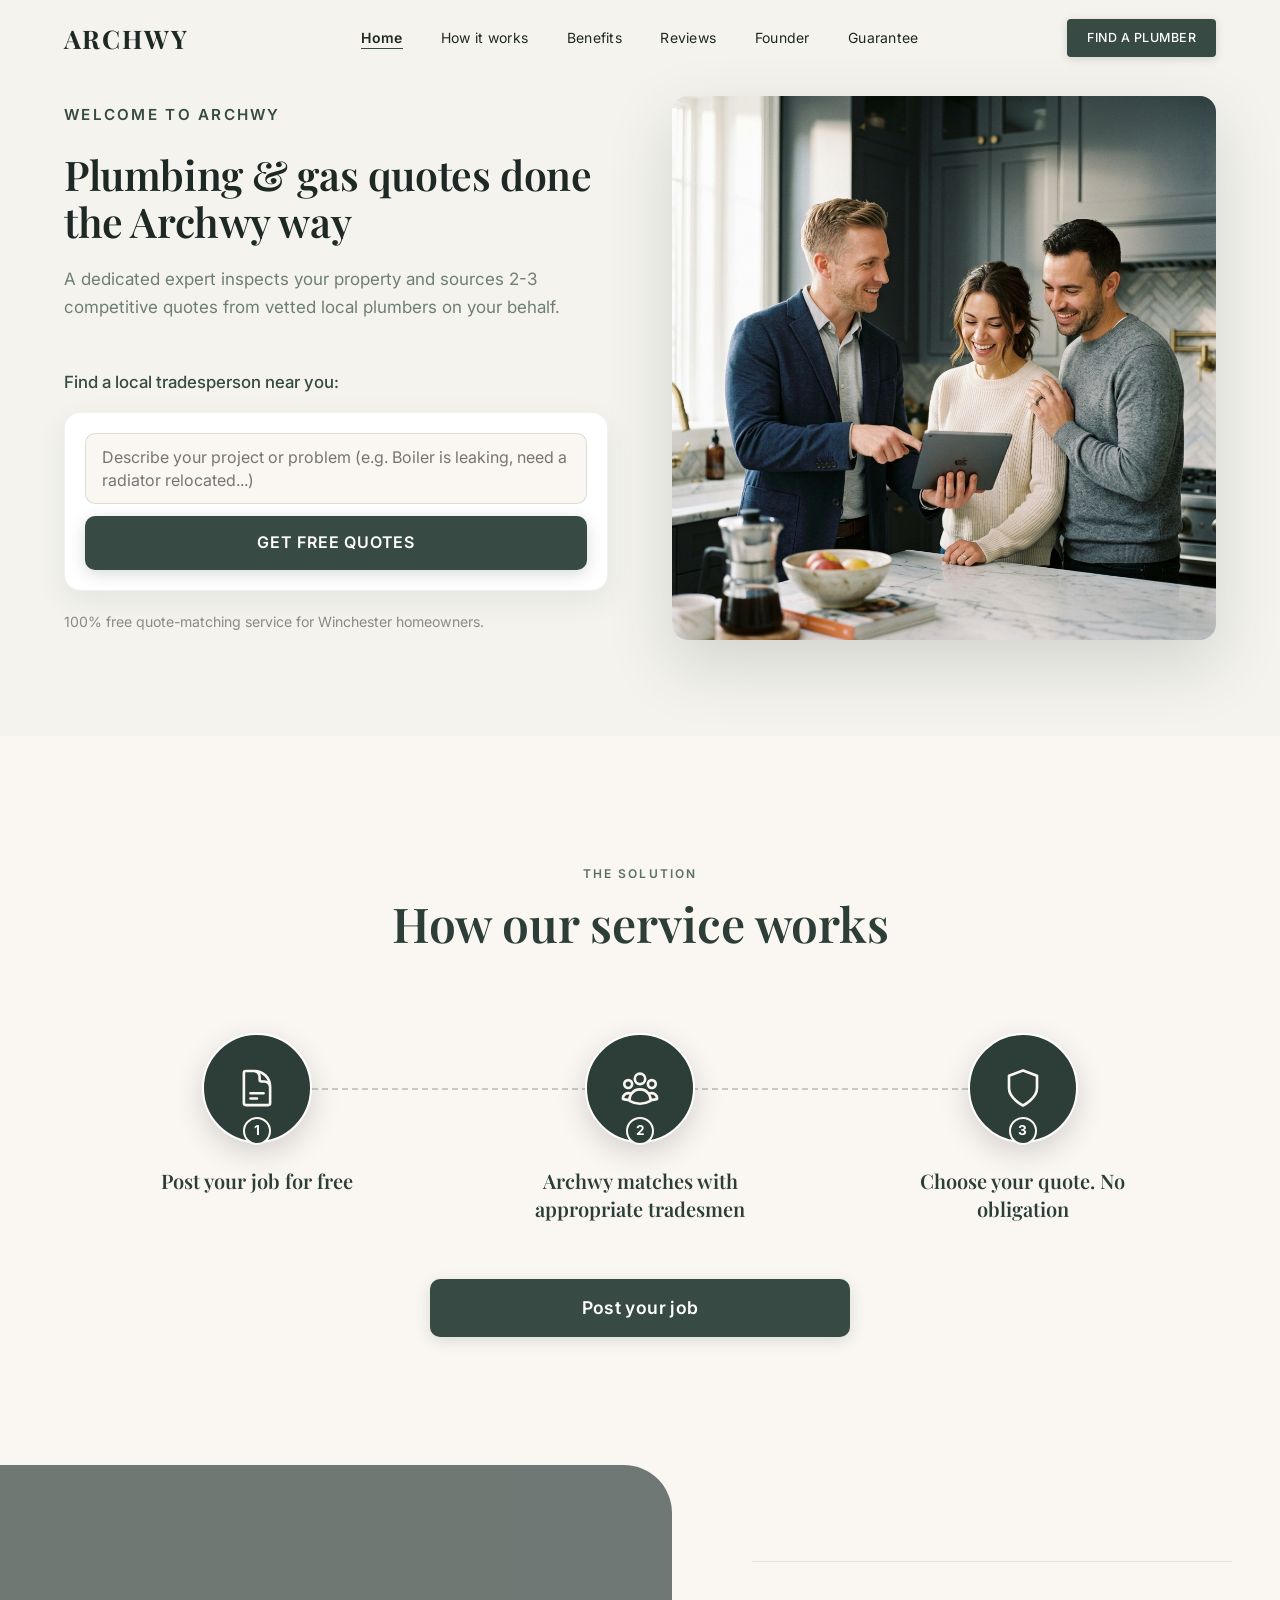
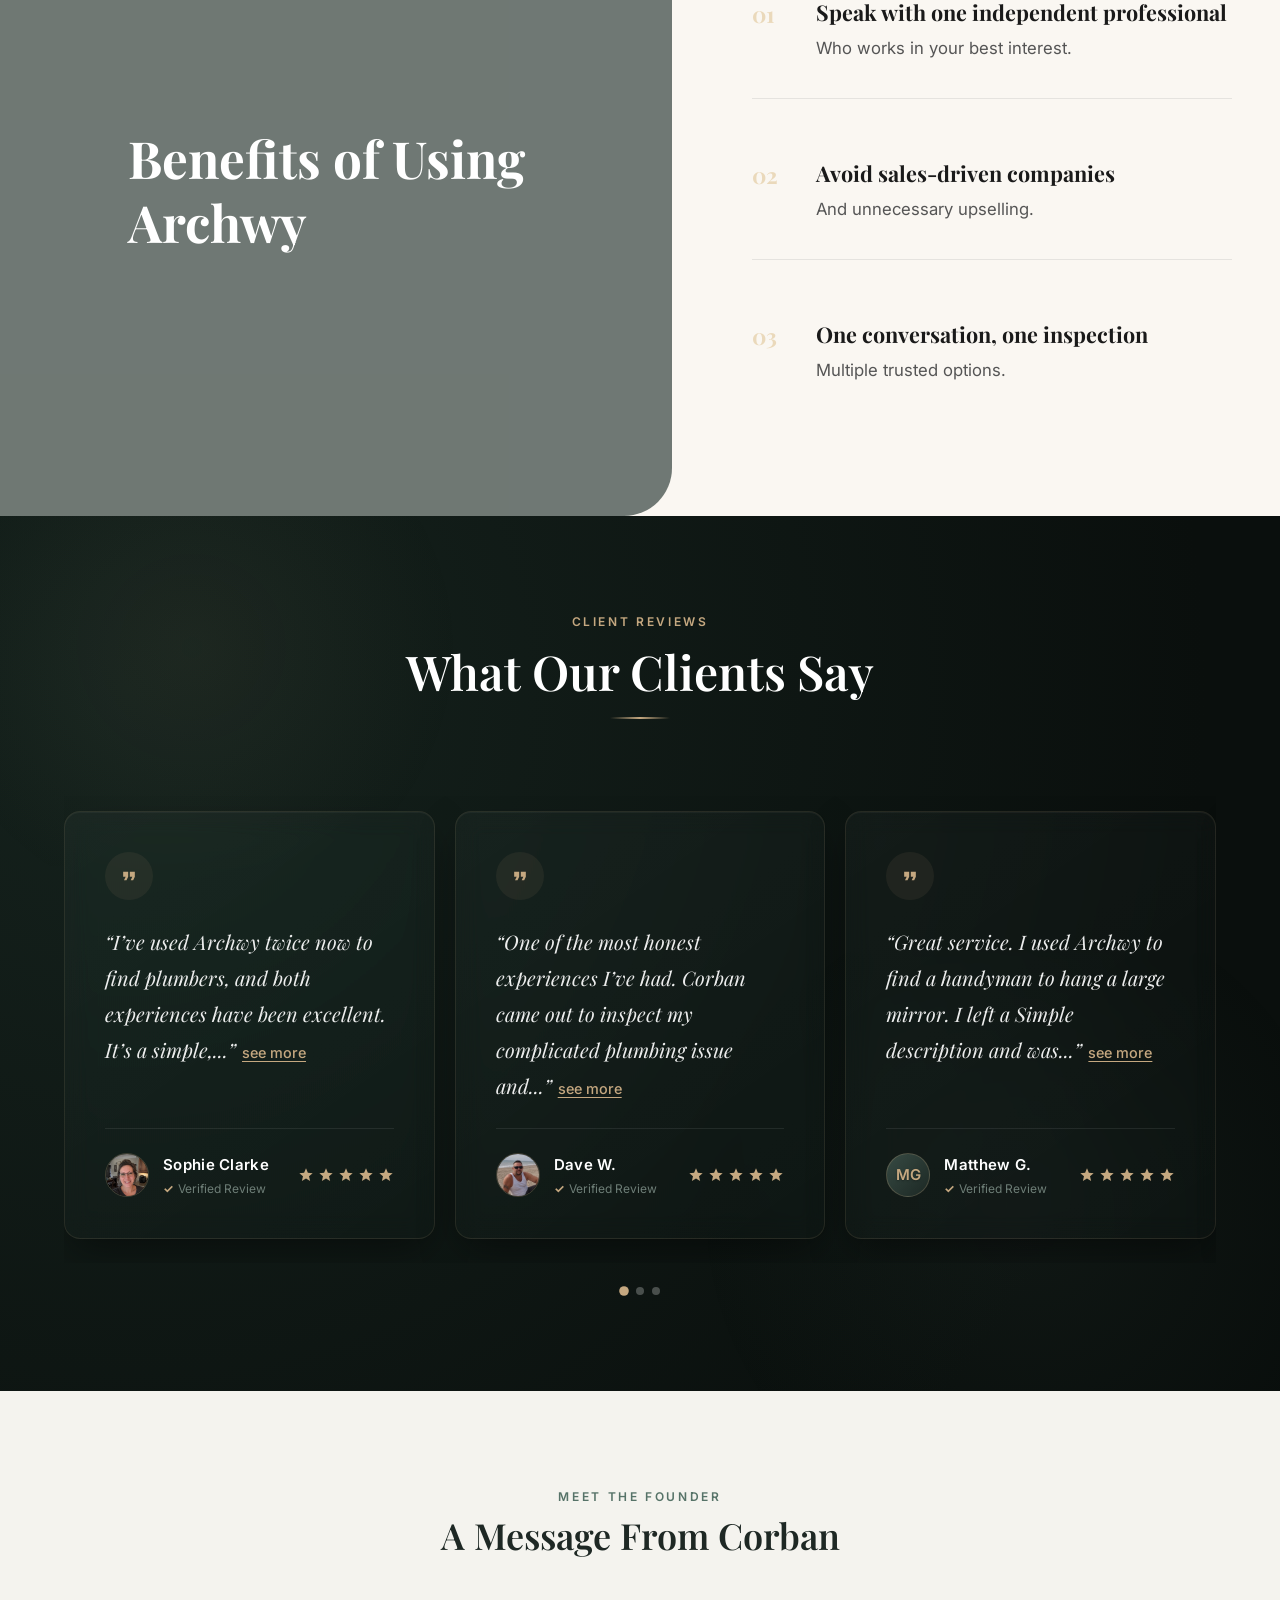
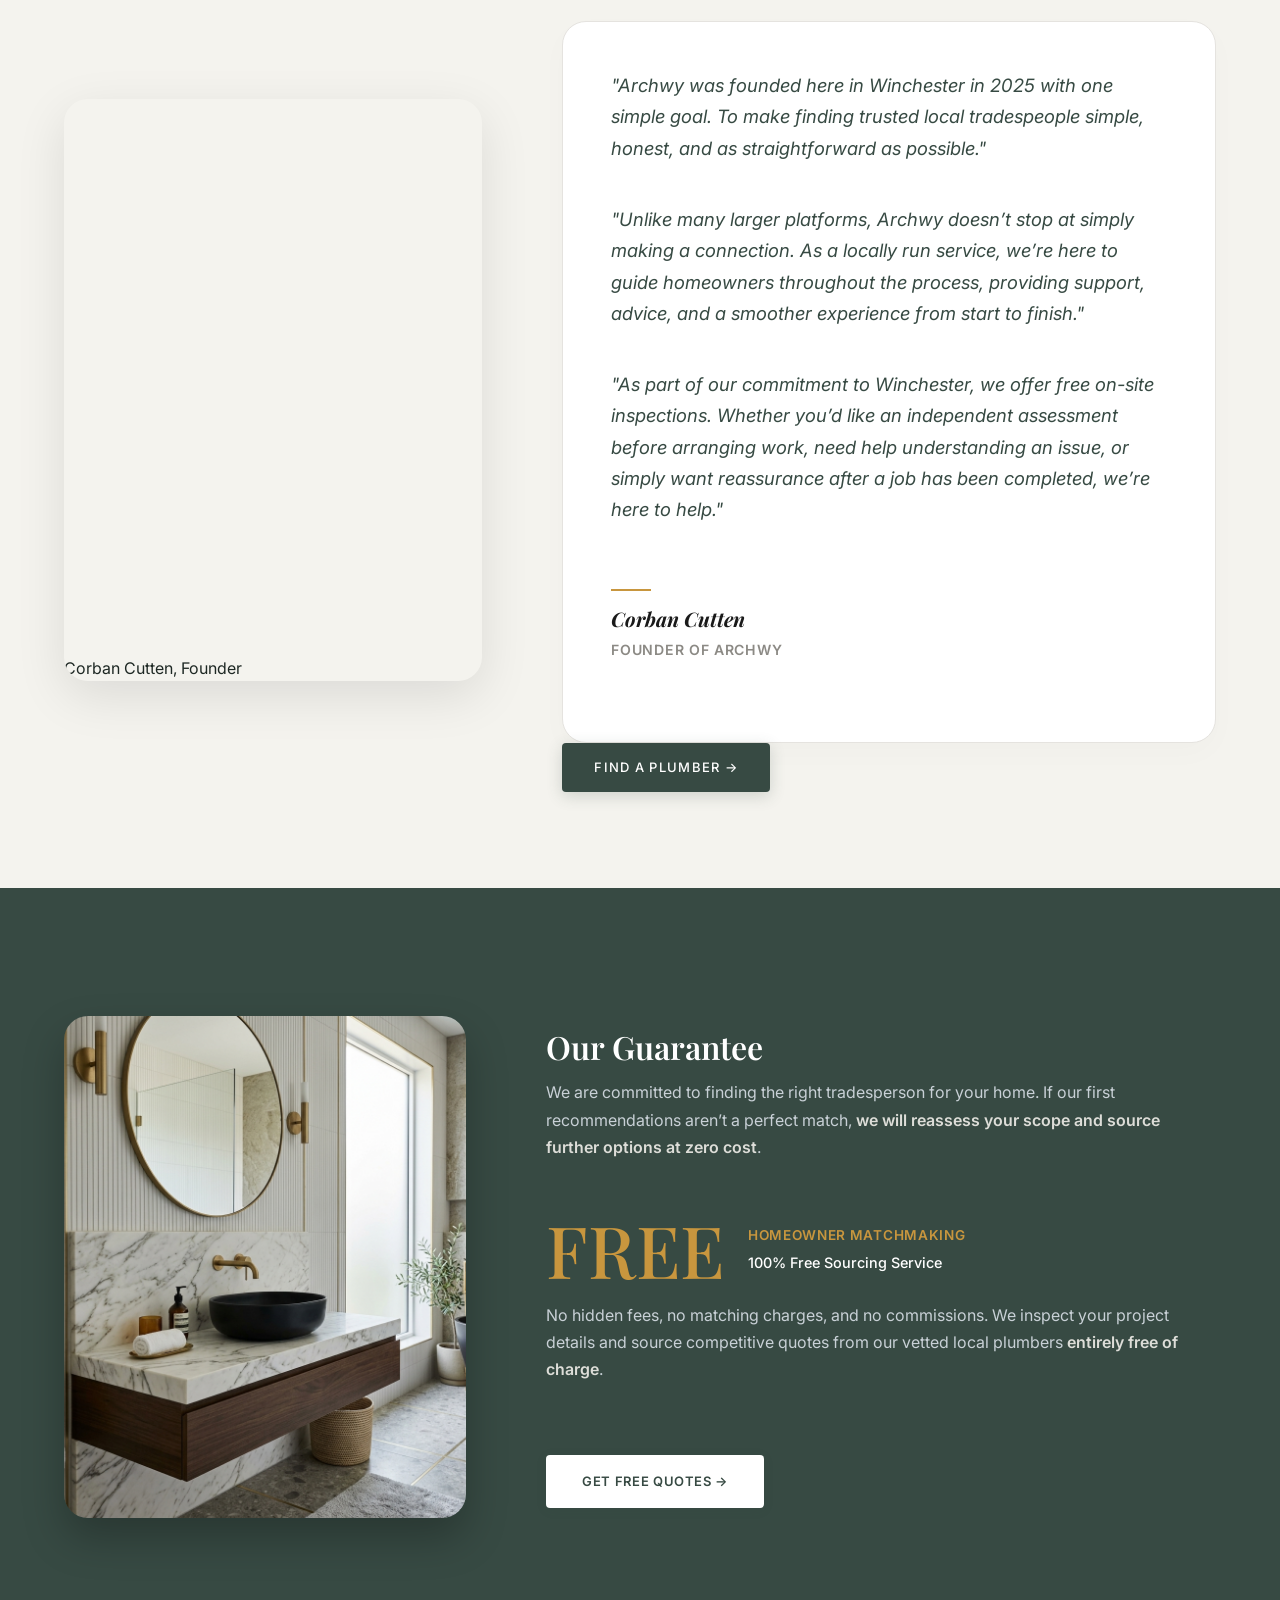
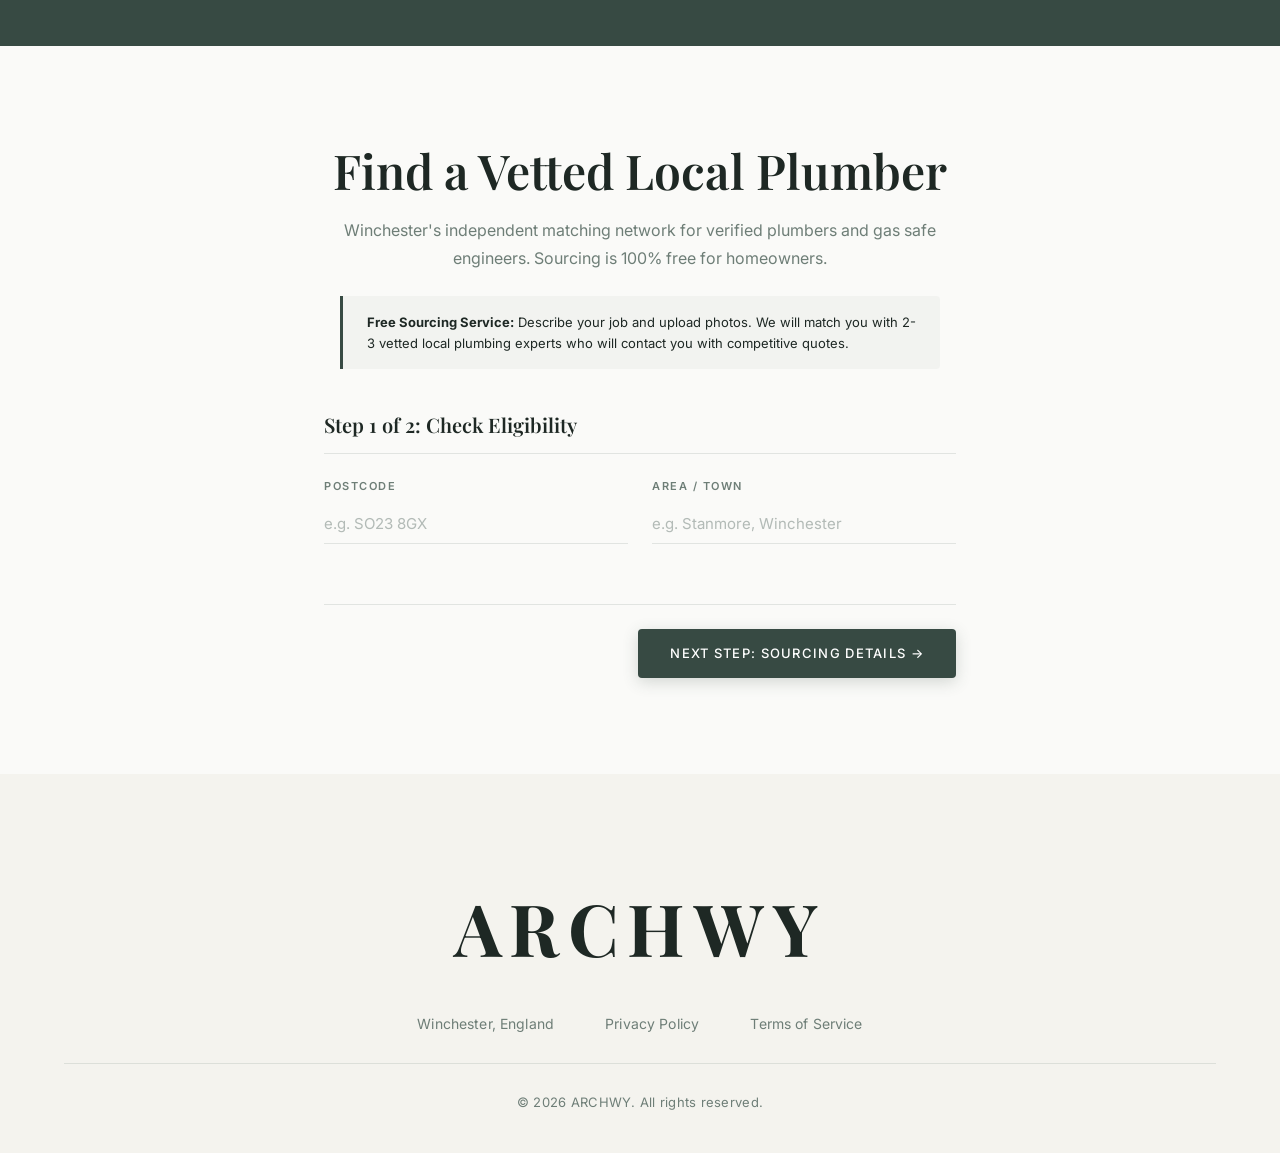
<file: index.html>
<!DOCTYPE html>
<html lang="en">

<head>
  <meta charset="UTF-8">
  <meta name="viewport" content="width=device-width, initial-scale=1.0">
  <title>Archwy — Expert Plumbing &amp; Gas Advice (Design Experiment)</title>
  <meta name="description"
    content="Archwy provides expert plumbing and gas advice for homeowners across Winchester and beyond, connecting you with trusted tradespeople and competitive quotes.">
  <meta name="google-site-verification" content="m9G9bIfSxz6fwnVNIembfogaIPI4xV0XDk3LWQSjxm8">

  <!-- Google tag (gtag.js) -->
  <script async src="https://www.googletagmanager.com/gtag/js?id=G-1RMV0ZKJ4J"></script>
  <script>
    window.dataLayer = window.dataLayer || [];
    function gtag() { dataLayer.push(arguments); }
    gtag('js', new Date());

    gtag('config', 'G-1RMV0ZKJ4J');
  </script>

  <link rel="preconnect" href="https://fonts.googleapis.com">
  <link rel="preconnect" href="https://fonts.gstatic.com" crossorigin>
  <link
    href="https://fonts.googleapis.com/css2?family=Playfair+Display:ital,wght@0,400;0,500;0,600;0,700;1,400;1,500&amp;family=Inter:wght@300;400;500;600&amp;display=swap"
    rel="stylesheet">
  <link rel="stylesheet" href="style.css?v=2">
  <link rel="icon" type="image/png" href="img/favicon.png?v=3">

  <!-- Schema.org Structured Data for Google/SEO -->
  <script type="application/ld+json">
  {
    "@context": "https://schema.org",
    "@type": "Organization",
    "name": "Archwy",
    "url": "https://archwy.co.uk",
    "logo": "https://archwy.co.uk/favicon.png",
    "description": "Expert plumbing & gas advice for homeowners in Winchester and beyond.",
    "address": {
      "@type": "PostalAddress",
      "addressLocality": "Winchester",
      "addressCountry": "GB"
    }
  }
  </script>

  <!-- Embedded Design Overrides (UI/UX Experiment) -->
  <style>
    /* ─── Centered Hero Section (Heat Geek Inspired) ─── */
    .hero-centered {
      padding: 10rem 0 7rem;
      background-color: #FAF7F2; /* Soft warm cream background */
      text-align: center;
      position: relative;
      overflow: hidden;
    }

    .hero-centered-content {
      max-width: 800px;
      margin: 0 auto;
      display: flex;
      flex-direction: column;
      align-items: center;
      padding: 0 20px;
    }

    .hero-centered-welcome {
      font-family: 'Inter', sans-serif;
      font-size: 1.1rem;
      font-weight: 600;
      text-transform: uppercase;
      letter-spacing: 0.15em;
      color: #374A43; /* Brand dark green */
      margin-bottom: 1.5rem;
    }

    .hero-centered-heading {
      font-family: 'Playfair Display', serif;
      font-size: 3.8rem;
      line-height: 1.2;
      color: #1A1A1A;
      margin-bottom: 1.5rem;
      font-weight: 700;
    }

    .hero-centered-heading .highlight {
      color: #C8963E; /* Warm accent gold */
      font-style: italic;
    }

    .hero-centered-sub {
      font-family: 'Inter', sans-serif;
      font-size: 1.3rem;
      line-height: 1.65;
      color: #555555;
      margin-bottom: 3.5rem;
      max-width: 650px;
    }

    /* Interactive Postcode checker (Pill shape) */
    .hero-search-wrapper {
      width: 100%;
      max-width: 580px;
      margin: 0 auto;
    }

    .hero-search-label {
      font-family: 'Inter', sans-serif;
      font-size: 1.05rem;
      font-weight: 500;
      color: #374A43;
      margin-bottom: 1rem;
    }

    .hero-search-box {
      display: flex;
      background: #FFFFFF;
      border: 1px solid #D1CFCB;
      border-radius: 50px;
      padding: 8px;
      box-shadow: 0 8px 30px rgba(0, 0, 0, 0.04);
      transition: border-color 0.3s ease, box-shadow 0.3s ease;
    }

    .hero-search-box:focus-within {
      border-color: #374A43;
      box-shadow: 0 8px 30px rgba(55, 74, 67, 0.12);
    }

    .hero-search-input {
      flex: 1;
      border: none;
      background: transparent;
      padding: 0 24px;
      font-family: 'Inter', sans-serif;
      font-size: 1.1rem;
      color: #1A1A1A;
      outline: none;
      width: 100%;
    }

    .hero-search-input::placeholder {
      color: #9C9A96;
    }

    .hero-search-btn {
      border-radius: 40px !important;
      padding: 14px 32px !important;
      font-size: 1.05rem !important;
      font-weight: 600 !important;
      border: none !important;
      background-color: #374A43 !important;
      color: #FFFFFF !important;
      cursor: pointer;
      white-space: nowrap;
      transition: background-color 0.3s ease;
    }

    .hero-search-btn:hover {
      background-color: #263530 !important;
    }

    .hero-search-note {
      font-family: 'Inter', sans-serif;
      font-size: 0.88rem;
      color: #8C8A85;
      margin-top: 1.25rem;
    }

    /* Section Order Adjustments */
    .section {
      padding: 6rem 0;
    }

    @media (max-width: 768px) {
      .hero-centered-heading {
        font-size: 2.6rem;
      }
      .hero-centered-sub {
        font-size: 1.15rem;
      }
      .hero-search-box {
        flex-direction: column;
        border-radius: 20px;
        padding: 10px;
      }
      .hero-search-input {
        padding: 12px;
        text-align: center;
      }
      .hero-search-btn {
        width: 100%;
        margin-top: 8px;
      }
    }

    /* ─── Meet the Founder Split Layout ─── */
    .meet-founder-inner-split {
      display: grid;
      grid-template-columns: 0.8fr 1.25fr;
      gap: 5rem;
      align-items: center;
      margin-top: 2rem;
    }

    .meet-founder-video-wrap {
      position: relative;
    }

    .founder-portrait-video-container {
      position: relative;
      width: 100%;
      border-radius: 24px;
      overflow: hidden;
      box-shadow: 0 15px 50px rgba(0, 0, 0, 0.1);
      padding-top: 133%; /* 3:4 portrait aspect ratio */
    }

    .founder-portrait-video {
      position: absolute;
      top: 0;
      left: 0;
      width: 100%;
      height: 100%;
      object-fit: cover;
    }

    .meet-founder-content-split {
      text-align: left;
    }

    .meet-founder-letter-card-split {
      background: #FFFFFF;
      border: 1px solid #E5E3DF;
      border-radius: 24px;
      padding: 3rem;
      box-shadow: 0 10px 30px rgba(0, 0, 0, 0.02);
      margin-top: 2rem;
    }

    .meet-founder-bio p {
      font-family: 'Inter', sans-serif;
      font-size: 1.15rem;
      line-height: 1.7;
      color: #374A43;
      margin-bottom: 1.5rem;
      font-style: italic;
    }

    .meet-founder-signature-block-split {
      margin: 2.5rem 0 2rem;
    }

    .meet-founder-signature-block-split .signature-line {
      width: 40px;
      height: 2px;
      background: #C8963E;
      margin-bottom: 0.75rem;
    }

    .meet-founder-signature-block-split .signature-name {
      font-family: 'Playfair Display', serif;
      font-size: 1.25rem;
      font-weight: 700;
      color: #1A1A1A;
      margin-bottom: 0.25rem;
    }

    .meet-founder-signature-block-split .signature-title {
      font-family: 'Inter', sans-serif;
      font-size: 0.88rem;
      color: #8C8A85;
      text-transform: uppercase;
      letter-spacing: 0.05em;
    }

    .meet-founder-header {
      margin-bottom: 2rem;
      text-align: center;
    }
    .meet-founder-header .section-eyebrow {
      margin-bottom: 0.5rem;
    }
    .meet-founder-header .section-title {
      margin-top: 0;
    }

    @media (max-width: 991px) {
      .meet-founder-header {
        text-align: center !important;
        margin-bottom: 2rem;
      }
      .meet-founder-inner-split {
        grid-template-columns: 1fr;
        gap: 3rem;
      }
      .meet-founder-letter-card-split {
        padding: 2rem;
      }
      .founder-portrait-video-container {
        padding-top: 100%; /* Square ratio on mobile */
      }
    }

    /* ─── Benefits Section Split Screen (Option A) ─── */
    .benefits-split {
      display: grid;
      grid-template-columns: 1.05fr 0.95fr; /* Symmetrical column layout */
      min-height: 600px;
      background-color: #FAF7F2; /* Cream/off-white */
      overflow: hidden;
      padding: 0 !important; /* Reset padding since columns handle it */
    }

    .benefits-split-left {
      position: relative;
      display: flex;
      align-items: center;
      justify-content: flex-end; /* Push content towards center-right alignment */
      padding: 6rem 4rem 6rem 2rem;
      min-height: 400px;
      border-radius: 0 48px 48px 0; /* Smooths out the vertical dividing line with a capsule curve */
      overflow: hidden;
      z-index: 2;
    }

    .benefits-split-video-wrapper {
      position: absolute;
      top: 0;
      left: 0;
      width: 100%;
      height: 100%;
      z-index: 1;
    }

    .benefits-split-video {
      width: 100%;
      height: 100%;
      object-fit: cover;
    }

    .benefits-split-overlay {
      position: absolute;
      top: 0;
      left: 0;
      width: 100%;
      height: 100%;
      background: rgba(38, 53, 48, 0.65); /* Rich dark green overlay to make white text pop */
    }

    .benefits-split-heading-container {
      position: relative;
      z-index: 2;
      max-width: 480px;
      width: 100%;
      text-align: left;
    }

    .benefits-split-title {
      font-family: 'Playfair Display', serif;
      font-size: 3.2rem;
      line-height: 1.25;
      color: #FFFFFF !important; /* Crisp white */
      margin: 0;
      font-weight: 700;
    }

    .benefits-split-right {
      background-color: #FAF7F2; /* Original warm off-white */
      display: flex;
      flex-direction: column;
      justify-content: center;
      align-items: flex-start;
      padding: 6rem 2rem 6rem 5rem;
    }

    /* ─── Steps Dots Visibility Overrides ─── */
    .steps-dots .dot {
      background: rgba(255, 255, 255, 0.3) !important; /* trans white on green background */
    }

    .steps-dots .dot.active {
      background: #C8963E !important; /* gold active dot */
      transform: scale(1.2);
    }



    .benefits-split-list-container {
      max-width: 480px;
      width: 100%;
      display: flex;
      flex-direction: column;
      gap: 1.5rem;
    }

    /* List Item Styles (Clean, no background cards) */
    .benefits-split-right .benefit-item {
      display: flex;
      gap: 1.75rem;
      align-items: flex-start;
      padding: 2.25rem 0;
      border-bottom: 1px solid #E5E3DF;
      background: transparent !important;
      border-radius: 0 !important;
      box-shadow: none !important;
      backdrop-filter: none !important;
      -webkit-backdrop-filter: none !important;
    }

    .benefits-split-right .benefit-item:last-child {
      border-bottom: none;
    }

    .benefits-split-right .benefit-number {
      font-family: 'Playfair Display', serif;
      font-size: 1.4rem;
      font-weight: 700;
      color: #C8963E; /* Gold/Bronze */
      background: transparent !important;
      border: none !important;
      width: auto !important;
      height: auto !important;
      box-shadow: none !important;
      flex-shrink: 0;
      padding: 0;
      margin-top: 2px;
    }

    .benefits-split-right .benefit-content {
      text-align: left;
    }

    .benefits-split-right .benefit-title {
      font-family: 'Playfair Display', serif;
      font-size: 1.35rem;
      font-weight: 700;
      color: #1A1A1A;
      margin-bottom: 0.5rem;
    }

    .benefits-split-right .benefit-text {
      font-family: 'Inter', sans-serif;
      font-size: 1.05rem;
      line-height: 1.6;
      color: #555555;
      margin: 0;
    }

    @media (max-width: 991px) {
      .benefits-split {
        grid-template-columns: 1fr;
        min-height: auto !important;
      }
      .benefits-split-left {
        justify-content: center;
        padding: 4rem 1.5rem !important;
        min-height: auto !important;
        height: 200px !important; /* Compact high-end banner height */
        border-radius: 0 0 32px 32px !important; /* Clean visual transition curve */
        text-align: center;
      }
      .benefits-split-heading-container {
        text-align: center;
        max-width: 100%;
      }
      .benefits-split-title {
        font-size: clamp(1.6rem, 5.5vw, 2rem) !important;
        text-align: center;
        line-height: 1.3;
      }
      .benefits-split-right {
        padding: 3rem 1.5rem !important;
        justify-content: center;
        width: 100%;
        box-sizing: border-box;
      }
    }

    /* ─── Guarantee Section (Trust Section) Framed Editorial Design ─── */
    .trust {
      background: var(--green-deep) !important;
      color: #FFFFFF;
      padding: 8rem 0 !important; /* Elegant section top/bottom padding */
    }

    .trust-grid {
      display: grid !important;
      grid-template-columns: 0.75fr 1.25fr !important; /* 37.5% image, 62.5% text layout balance */
      gap: 5rem !important; /* Spacious vertical whitespace division */
      align-items: center !important; /* Center content vertically */
    }

    .trust-image-wrap {
      width: 100% !important;
      aspect-ratio: 4 / 5 !important; /* Refined portrait lookbook layout */
      border-radius: 24px !important; /* Standardized rounded corners on all sides */
      overflow: hidden;
      box-shadow: 0 20px 40px rgba(0, 0, 0, 0.25) !important; /* Premium drop shadow */
      margin: 0 !important;
    }

    .trust-img {
      width: 100% !important;
      height: 100% !important;
      object-fit: cover !important;
      display: block;
    }

    .trust-content {
      display: flex !important;
      flex-direction: column !important;
      justify-content: center !important;
      align-items: flex-start !important;
      padding: 0 !important; /* Reset padding box sizes */
      gap: 3.5rem !important; /* Layout whitespace gap */
      box-sizing: border-box;
      background: transparent !important; /* Clear background to let forest green act as canvas */
    }

    .trust-guarantee {
      border-bottom: none !important;
      padding-bottom: 0 !important;
      margin-bottom: 0 !important;
    }

    .trust-guarantee-title {
      font-family: var(--font-serif);
      font-size: 2rem;
      font-weight: 600;
      color: #FFFFFF !important;
      margin-bottom: 0.75rem;
      line-height: 1.3;
    }

    .trust-guarantee-text {
      font-family: var(--font-sans);
      font-size: 1rem;
      line-height: 1.7;
      color: #E2E8F0 !important;
      opacity: 0.85;
      margin: 0;
    }

    .trust-guarantee-text strong {
      color: #FAF7F2 !important;
      font-weight: 600;
    }

    /* ─── Pricing Feature Layout Drama ─── */
    .trust-pricing-feature {
      display: flex;
      flex-direction: column;
      gap: 1.25rem;
      width: 100%;
    }

    .pricing-badge-row {
      display: flex;
      align-items: center;
      gap: 1.5rem;
    }

    .pricing-huge-number {
      font-family: var(--font-serif);
      font-size: 4.5rem;
      font-weight: 500;
      color: #C8963E !important; /* Premium Gold price number */
      line-height: 0.9;
    }

    .pricing-badge-details {
      display: flex;
      flex-direction: column;
      gap: 0.25rem;
    }

    .pricing-badge-label {
      font-family: var(--font-sans);
      font-size: 0.85rem;
      font-weight: 600;
      color: #C8963E !important; /* Gold label text */
      text-transform: uppercase;
      letter-spacing: 0.05em;
    }

    .pricing-badge-promo {
      font-family: var(--font-sans);
      font-size: 0.9rem;
      color: #FFFFFF !important;
      font-weight: 500;
    }

    .trust-content .btn-light {
      width: fit-content !important;
      padding: 16px 36px !important;
      text-transform: uppercase;
      font-weight: 600;
      letter-spacing: 0.05em;
    }

    @media (max-width: 991px) {
      .trust-grid {
        grid-template-columns: 1fr !important;
        gap: 3rem !important;
      }
      .trust-image-wrap {
        aspect-ratio: 16 / 10 !important; /* Wide banner on mobile devices */
        border-radius: 16px !important;
      }
      .trust-content {
        padding: 0 !important;
        gap: 2.5rem !important;
      }
      .pricing-huge-number {
        font-size: 3.5rem;
      }
    }

    /* ─── How It Works (Solution Section) Light Theme Overrides ─── */
    .how-it-works {
      background: #FAF7F2 !important; /* Cream light background color */
      color: #2D3E38 !important; /* Dark green text */
      padding: 8rem 0 !important; /* Standard high-end padding spacing */
    }

    .how-it-works-header .section-eyebrow {
      color: #5c6e66 !important; /* Muted dark green/grey eyebrow, no yellow! */
      font-weight: 600;
    }

    .how-it-works-header .section-title {
      color: #2D3E38 !important; /* Dark green title */
    }

    .how-it-works-lead {
      color: var(--text-muted) !important;
      opacity: 0.85;
    }

    .steps-grid {
      display: grid;
      grid-template-columns: repeat(3, 1fr);
      gap: 3.5rem;
      align-items: stretch; /* Crucial for equal heights! */
      position: relative;
    }

    .step {
      display: flex;
      flex-direction: column;
      gap: 1.25rem;
      position: relative;
      z-index: 1;
      padding: 2.5rem 2rem !important; /* Uniform padding for perfect grid alignment */
      border-radius: 24px;
      box-sizing: border-box;
      background: transparent;
      border: 1px solid transparent; /* Align size properties with step-highlighted card */
    }

    .step-number {
      font-family: var(--font-serif);
      font-size: 3.5rem;
      font-weight: 400;
      color: rgba(250, 247, 242, 0.65) !important; /* Highly visible warm cream */
      line-height: 1;
      margin-bottom: 0.25rem;
    }

    .step-title {
      font-family: var(--font-serif);
      font-size: 1.35rem;
      font-weight: 600;
      color: #FFFFFF !important;
      line-height: 1.3;
      margin: 0;
    }

    .step-text {
      color: #E2E8F0 !important;
      font-size: 0.95rem;
      line-height: 1.7;
      margin: 0;
      opacity: 0.85;
    }

    /* ─── Step 2 Highlight ─── */
    .step-highlighted {
      background: rgba(255, 255, 255, 0.04) !important;
      border: 1px solid rgba(200, 150, 62, 0.3) !important;
      border-radius: 0 32px 0 32px !important; /* Architectural corners matching bathroom picture */
      box-shadow: 0 15px 40px rgba(0, 0, 0, 0.15) !important;
      transform: scale(1.02);
      z-index: 2 !important;
    }

    @media (max-width: 991px) {
      .steps-grid {
        display: flex !important;
        overflow-x: auto !important;
        scroll-snap-type: x mandatory !important;
        scroll-behavior: smooth !important;
        gap: 20px !important;
        padding-bottom: 20px !important;
        margin-inline: -1.5rem !important; /* Pull container slightly outer for full-bleed feel */
        padding-inline: 1.5rem !important;
        scrollbar-width: none !important; /* Hide scrollbar on Firefox */
      }
      .steps-grid::-webkit-scrollbar {
        display: none !important; /* Hide scrollbar on Chrome/Safari */
      }
      .step {
        flex: 0 0 85% !important; /* 85% width on mobile */
        width: 85% !important;
        scroll-snap-align: start !important;
        padding: 2rem !important;
      }
      .step-highlighted {
        transform: none !important;
      }
    }

    /* ─── Premium Drag-and-Drop Photo Uploader ─── */
    .photo-upload-zone {
      border: 2px dashed rgba(55, 74, 67, 0.2);
      border-radius: 12px;
      padding: 2.25rem 1.5rem;
      text-align: center;
      background: #FFFFFF;
      cursor: pointer;
      transition: all 0.3s ease;
      display: flex;
      flex-direction: column;
      align-items: center;
      gap: 0.75rem;
      margin-bottom: 1rem;
    }

    .photo-upload-zone:hover, .photo-upload-zone.dragover {
      border-color: #C8963E;
      background: rgba(200, 150, 62, 0.03);
    }

    .photo-upload-zone .upload-icon {
      color: #C8963E;
      transition: transform 0.3s ease;
    }

    .photo-upload-zone:hover .upload-icon {
      transform: translateY(-4px);
    }

    .photo-upload-zone .upload-text {
      font-size: 0.95rem;
      color: #374A43;
      margin: 0;
      font-weight: 500;
    }

    .photo-upload-zone .upload-browse {
      color: #C8963E;
      font-weight: 600;
      text-decoration: underline;
    }

    .photo-upload-zone .upload-limit {
      font-size: 0.8rem;
      color: #7A8B84;
      margin: 0;
    }

    .photo-preview-grid {
      display: grid;
      grid-template-columns: repeat(auto-fill, minmax(80px, 1fr));
      gap: 12px;
      margin-top: 1rem;
    }

    .photo-preview-item {
      position: relative;
      aspect-ratio: 1;
      border-radius: 8px;
      overflow: hidden;
      border: 1px solid rgba(55, 74, 67, 0.15);
      background: #FAFAFA;
      box-shadow: 0 4px 10px rgba(0, 0, 0, 0.05);
    }

    .photo-preview-item img {
      width: 100%;
      height: 100%;
      object-fit: cover;
    }

    .photo-preview-item .remove-btn {
      position: absolute;
      top: 4px;
      right: 4px;
      width: 20px;
      height: 20px;
      border-radius: 50%;
      background: rgba(55, 74, 67, 0.8);
      color: #FFF;
      border: none;
      display: flex;
      align-items: center;
      justify-content: center;
      font-size: 12px;
      cursor: pointer;
      line-height: 1;
      padding: 0;
      transition: background 0.3s;
    }

    .photo-preview-item .remove-btn:hover {
      background: #C0392B;
    }

    /* ─── Timeline "How Our Service Works" Redesign ─── */


    .how-it-works-header {
      text-align: center;
      margin-bottom: 5rem;
    }

    .timeline-container {
      position: relative;
      display: flex;
      justify-content: space-between;
      align-items: flex-start;
      width: 100%;
      gap: 3rem;
      max-width: 1100px;
      margin: 0 auto;
    }

    .timeline-line {
      position: absolute;
      top: 55px; /* Alignment with center of 110px circles */
      left: 12%;
      right: 12%;
      height: 2px;
      border-top: 2px dashed rgba(45, 62, 56, 0.25); /* Dark green dashed connecting line */
      z-index: 1;
    }

    .timeline-step {
      display: flex;
      flex-direction: column;
      align-items: center;
      text-align: center;
      flex: 1;
      z-index: 2;
      position: relative;
    }

    .step-circle-wrapper {
      position: relative;
      width: 110px;
      height: 110px;
      margin-bottom: 1.5rem;
    }

    .step-circle {
      width: 100%;
      height: 100%;
      background: #2D3E38; /* Dark green inside circles */
      border: 2.5px solid #FFFFFF; /* Crisp white border to stand out */
      border-radius: 50%;
      display: flex;
      align-items: center;
      justify-content: center;
      color: #FAF7F2; /* Cream icons */
      box-shadow: 0 10px 30px rgba(0, 0, 0, 0.15);
      transition: all 0.3s ease;
    }

    .step-circle svg {
      width: 42px;
      height: 42px;
      stroke: #FAF7F2; /* Cream icon outlines */
      fill: none;
    }

    .step-number-badge {
      position: absolute;
      bottom: -2px;
      left: 50%;
      transform: translateX(-50%);
      background: #2D3E38; /* Dark green step badge background */
      color: #FFFFFF; /* White number text */
      width: 28px;
      height: 28px;
      border-radius: 50%;
      display: flex;
      align-items: center;
      justify-content: center;
      font-family: var(--font-sans);
      font-size: 0.85rem;
      font-weight: 700;
      border: 2.5px solid #FAF7F2; /* Cream outline matching background */
    }

    .step-card-title {
      font-family: var(--font-serif);
      font-size: 1.25rem;
      font-weight: 600;
      color: #2D3E38 !important; /* Dark green text for readability */
      line-height: 1.4;
      max-width: 240px;
      margin: 0;
    }

    @media (max-width: 850px) {
      .timeline-container {
        flex-direction: column;
        align-items: center;
        gap: 2.5rem !important; /* Tighter mobile vertical gap */
      }

      .timeline-line {
        top: 42px !important; /* Center alignment of shrunken 84px circles */
        bottom: 42px !important;
        left: 50% !important;
        right: auto !important;
        width: 2px !important;
        height: auto !important;
        border-left: 2px dashed rgba(45, 62, 56, 0.25) !important; /* Dark green dashed connecting line on mobile */
        border-top: none !important;
        transform: translateX(-50%) !important;
        z-index: 1;
      }

      .timeline-step {
        width: 100%;
      }

      /* Shrink timeline circles and badges for organic phone balance */
      .step-circle-wrapper {
        width: 84px !important;
        height: 84px !important;
        margin-bottom: 1rem !important;
      }

      .step-circle svg {
        width: 32px !important;
        height: 32px !important;
      }

      .step-number-badge {
        width: 22px !important;
        height: 22px !important;
        font-size: 0.75rem !important;
        border: 2px solid #2D3E38 !important;
        background: #2D3E38 !important; /* Force dark green background on mobile */
        color: #FFFFFF !important; /* Force white text on mobile */
      }

      .step-card-title {
        font-size: 1.1rem !important;
      }

      /* Stack form rows on tablet and mobile viewports for spacious spacing */
      .form-row {
        grid-template-columns: 1fr !important;
        gap: 16px !important;
        margin-bottom: 16px !important;
      }
    }

    /* ─── Hero Spacing, Heights & Font Sizes ─── */
    .hero-content {
      gap: 1rem !important; /* Tighten flex gap to prevent large vertical spaces */
    }

    .hero-content .hero-welcome {
      margin-top: 0 !important;
      margin-bottom: 0 !important;
    }

    .hero-content .hero-heading {
      margin-top: 0 !important;
      margin-bottom: 0.25rem !important;
      line-height: 1.15 !important;
      font-size: clamp(1.85rem, 3.2vw, 2.75rem) !important;
    }

    .hero-content .hero-sub {
      margin-top: 0 !important;
      margin-bottom: 0.5rem !important;
      line-height: 1.65 !important;
      max-width: 520px !important;
    }

    /* ─── Hero Job Starter Input Overrides ─── */
    .hero-job-wrapper {
      width: 100%;
      margin: 1.5rem 0 0 0;
      text-align: left;
    }

    .hero-job-box {
      display: flex;
      flex-direction: column;
      gap: 12px;
      background: #FFFFFF;
      padding: 1.25rem;
      border-radius: 16px;
      box-shadow: 0 10px 30px rgba(55, 74, 67, 0.08);
      border: 1px solid rgba(55, 74, 67, 0.08);
      margin-top: 0.75rem;
    }

    .hero-job-input {
      width: 100%;
      border: 1.5px solid rgba(55, 74, 67, 0.15);
      border-radius: 10px;
      padding: 12px 16px;
      font-family: var(--font-sans);
      font-size: 1rem;
      color: var(--green-deep);
      background: #FAF7F2;
      resize: none;
      box-sizing: border-box;
      outline: none;
      transition: all 0.3s ease;
      line-height: 1.4;
    }

    .hero-job-input:focus {
      border-color: #C8963E;
      background: #FFFFFF;
      box-shadow: 0 0 0 3px rgba(200, 150, 62, 0.12);
    }

    .hero-job-btn {
      width: 100% !important;
      padding: 14px 28px !important;
      font-size: 1rem !important;
      font-weight: 600;
      text-transform: uppercase;
      letter-spacing: 0.05em;
      border-radius: 10px !important;
      cursor: pointer;
      display: flex;
      align-items: center;
      justify-content: center;
      transition: all 0.3s ease;
    }

    /* ─── Description Guide Helper Box ─── */
    .description-guide {
      background: #FAF7F2;
      border: 1px solid rgba(45, 62, 56, 0.1);
      padding: 8px 12px;
      border-radius: 6px;
      margin-top: 0.5rem;
      margin-bottom: 0.5rem;
      text-align: left;
    }

    .guide-title {
      font-family: var(--font-sans);
      font-size: 0.8rem;
      font-weight: 500;
      color: rgba(55, 74, 67, 0.95);
      margin: 0;
      line-height: 1.4;
    }

    .guide-title strong {
      font-weight: 700;
      color: var(--green-deep);
    }

    /* ─── Compact Waitlist Form Spacing Overrides ─── */
    .waitlist-form-card .form-group {
      margin-bottom: 0.85rem !important;
    }

    .waitlist-form-card .form-row {
      margin-bottom: 0.85rem !important;
      gap: 16px !important;
    }

    .waitlist-form-card .form-label {
      margin-bottom: 0.35rem !important;
      font-size: 0.8rem !important;
    }

    .waitlist-form-card .form-input {
      padding: 10px 14px !important;
      font-size: 0.95rem !important;
    }

    .waitlist-form-card .form-textarea {
      padding: 12px 14px !important;
      min-height: 80px !important;
    }

    .waitlist-form-card .form-actions {
      margin-top: 1.5rem !important;
    }

    /* ─── Compact Photo Upload Zone Overrides ─── */
    .photo-upload-zone {
      padding: 1rem !important;
      min-height: 95px !important;
      gap: 4px !important;
    }

    .photo-upload-zone .upload-icon {
      width: 28px !important;
      height: 28px !important;
      margin-bottom: 2px !important;
    }

    .photo-upload-zone .upload-text {
      font-size: 0.85rem !important;
      margin: 0 !important;
    }

    .photo-upload-zone .upload-limit {
      font-size: 0.75rem !important;
      margin: 0 !important;
    }

    /* ─── Testimonials Carousel Responsive Overrides ─── */
    .testimonials-grid {
      display: flex !important;
      overflow-x: auto !important;
      scroll-snap-type: x mandatory !important;
      scroll-behavior: smooth !important;
      gap: 20px !important;
      padding-top: 15px !important;
      padding-bottom: 24px !important;
      margin-inline: 0 !important;
      padding-inline: 0 !important;
      scrollbar-width: none !important; /* Hide scrollbar for Firefox */
      -ms-overflow-style: none !important; /* IE/Edge */
    }

    .testimonials-grid::-webkit-scrollbar {
      display: none !important; /* Hide scrollbar for Chrome/Safari/Opera */
    }

    .testimonials-dots {
      display: flex !important;
      justify-content: center !important;
      gap: 8px !important;
      margin-top: 1.5rem !important;
    }

    /* Desktop Viewport (3 cards per screen view) */
    @media (min-width: 851px) {
      .testimonial-card {
        flex: 0 0 calc(33.333% - 13.3px) !important;
        scroll-snap-align: start !important;
      }
      .testimonials-dots .dot:nth-child(4),
      .testimonials-dots .dot:nth-child(5) {
        display: none !important;
      }
    }

    /* Tablet Viewport (2 cards per screen view) */
    @media (min-width: 601px) and (max-width: 850px) {
      .testimonial-card {
        flex: 0 0 calc(50% - 10px) !important;
        scroll-snap-align: start !important;
      }
      .testimonials-dots .dot:nth-child(5) {
        display: none !important;
      }
    }

    /* Mobile Viewport (1 card per screen view, peeking next) */
    @media (max-width: 600px) {
      .testimonial-card {
        flex: 0 0 85% !important;
        scroll-snap-align: start !important;
      }
      
      /* Mobile Hero Textarea and Spacing Adaptations to Prevent Scrolling */
      .hero-content {
        gap: 12px !important;
        text-align: center !important;
        align-items: center !important; /* Center align elements inside hero */
      }
      .hero-content .hero-welcome {
        font-size: 0.85rem !important;
        letter-spacing: 0.12em !important;
        text-align: center !important;
      }
      .hero-content .hero-heading {
        font-size: 1.75rem !important;
        line-height: 1.2 !important;
        margin-bottom: 0px !important;
        text-align: center !important;
      }
      .hero-content .hero-sub {
        font-size: 0.875rem !important;
        line-height: 1.5 !important;
        margin-bottom: 0px !important;
        text-align: center !important;
      }
      .hero-search-label {
        font-size: 0.875rem !important;
        text-align: center !important;
      }
      .hero-job-wrapper {
        align-items: center !important;
      }
      .hero-job-box {
        padding: 0.75rem !important;
        border-radius: 12px !important;
        margin-top: 0.25rem !important;
        gap: 8px !important;
      }
      .hero-job-input {
        font-size: 0.875rem !important;
        padding: 8px 12px !important;
        height: 60px !important; /* Shrunk height on mobile screen viewports */
      }
      .hero-job-input::placeholder {
        font-size: 0.8rem !important;
      }
      .hero-job-btn {
        padding: 10px 20px !important;
        font-size: 0.875rem !important;
      }
    }

    /* ─── How Our Service Works Custom Actions & Button ─── */
    .how-it-works-actions {
      display: flex;
      justify-content: center;
      margin-top: 3.5rem;
      padding: 0 var(--gutter);
    }

    .btn-post-job {
      display: inline-flex;
      align-items: center;
      justify-content: center;
      gap: 12px;
      padding: 15px 36px;
      font-size: 1.1rem;
      font-weight: 600;
      letter-spacing: 0.02em;
      border-radius: 10px;
      background: var(--green-deep) !important; /* Solid dark green background */
      color: #FFFFFF !important; /* White text color */
      border: none !important;
      width: 100%;
      max-width: 420px;
      transition: all 0.3s ease;
      box-shadow: 0 4px 15px rgba(45, 62, 56, 0.15);
      text-transform: none; /* Keep simple title case */
    }

    .btn-post-job:hover {
      background: #3a4f47 !important; /* Slightly lighter on hover */
      color: #FFFFFF !important;
      transform: translateY(-2px);
      box-shadow: 0 6px 20px rgba(45, 62, 56, 0.25);
    }

    .sparkle-icon {
      width: 18px;
      height: 18px;
      fill: #C5A880; /* Elegant gold color sparkle */
    }

    /* ─── Hero Eyebrow & Golden Italic Highlight Overrides ─── */
    .hero-content .hero-welcome {
      order: -1 !important; /* Move above heading in flex flow */
      margin-top: 0 !important;
      margin-bottom: 0.5rem !important;
      text-transform: uppercase !important;
      font-size: 0.95rem !important;
      letter-spacing: 0.15em !important;
      font-weight: 600 !important;
      font-family: var(--font-sans) !important;
    }

    /* ─── Clean Form Classes to avoid inline styles (html-validate) ─── */
    .form-step-hidden {
      display: none;
    }
    .form-label-desc {
      margin-bottom: 0.35rem;
      display: block;
    }
    .form-label-optional {
      font-weight: 400;
      opacity: 0.7;
    }
    .input-file-hidden {
      display: none;
    }
    .btn-trust-cta {
      margin-top: 1rem;
    }
    .description-guide {
      margin-bottom: 0.6rem;
      margin-top: 0;
    }
  </style>
</head>

<body>

  <!-- ═══════════════════════════════════════ HEADER ══ -->
  <header class="header">
    <nav class="nav container">
      <a href="#home" class="logo" aria-label="Archwy Home">ARCHWY</a>
      <button type="button" class="nav-toggle" id="navToggle" aria-label="Toggle navigation" aria-expanded="false">
        <span></span><span></span><span></span>
      </button>
      <ul class="nav-links" id="navLinks">
        <li><a href="#home" class="nav-link active" data-section="home">Home</a></li>
        <li><a href="#how-it-works" class="nav-link" data-section="how-it-works">How it works</a></li>
        <li><a href="#benefits" class="nav-link" data-section="benefits">Benefits</a></li>
        <li><a href="#testimonials" class="nav-link" data-section="testimonials">Reviews</a></li>
        <li><a href="#meet-founder" class="nav-link" data-section="meet-founder">Founder</a></li>
        <li><a href="#guarantee" class="nav-link" data-section="guarantee">Guarantee</a></li>
        <li class="nav-mobile-cta-wrap"><a href="#waitlist" class="btn btn-primary nav-mobile-cta">Find a Plumber</a></li>
        <li class="nav-mobile-footer">
          <div class="nav-mobile-footer-location">Winchester, England</div>
          <div class="nav-mobile-footer-logo">ARCHWY</div>
          <div class="nav-mobile-footer-copy">&copy; 2026 ARCHWY. All rights reserved.</div>
        </li>
      </ul>
      <a href="#waitlist" class="btn btn-nav-cta" id="navCtaBtn">Find a Plumber</a>
    </nav>
  </header>

  <main>

    <!-- ═══════════════════════════════════════ HERO ══ -->
    <section class="hero section" id="home">
      <div class="container hero-grid">
        <div class="hero-content" data-animate="fade-up">
          <p class="hero-welcome">WELCOME TO ARCHWY</p>
          <h1 class="hero-heading">
            Plumbing &amp; gas quotes done the Archwy way
          </h1>
          <p class="hero-sub">
            A dedicated expert inspects your property and sources 2-3 competitive quotes from vetted local plumbers on your behalf.
          </p>
          <!-- Interactive Job Starter -->
          <div class="hero-search-wrapper hero-job-wrapper">
            <p class="hero-search-label">Find a local tradesperson near you:</p>
            <div class="hero-job-box">
              <textarea id="heroJobDescription" class="hero-job-input" placeholder="Describe your project or problem (e.g. Boiler is leaking, need a radiator relocated...)" rows="2" required></textarea>
              <button type="button" id="heroCtaBtn" class="btn btn-primary hero-job-btn">Get Free Quotes</button>
            </div>
            <p class="hero-search-note">100% free quote-matching service for Winchester homeowners.</p>
          </div>
        </div>
        <div class="hero-image-wrap" data-animate="fade-left">
          <img src="img/hero.png?v=2" alt="Professional tradesman working in a modern home" class="hero-img" loading="eager">
        </div>
      </div>
    </section>

    <!-- ══════════════════════════════ HOW IT WORKS ══ -->
    <section class="how-it-works section" id="how-it-works">
      <div class="container">
        <div class="how-it-works-header" data-animate="fade-up">
          <p class="section-eyebrow">The solution</p>
          <h2 class="section-title">How our service works</h2>
        </div>

        <div class="timeline-container" data-animate="fade-up" data-delay="100">
          <div class="timeline-line"></div>

          <!-- Step 1 -->
          <div class="timeline-step">
            <div class="step-circle-wrapper">
              <div class="step-circle">
                <!-- Icon of a document/phone -->
                <svg viewBox="0 0 24 24" stroke-width="1.5" stroke="currentColor" fill="none">
                  <path stroke-linecap="round" stroke-linejoin="round" d="M19.5 14.25v-2.625a3.375 3.375 0 0 0-3.375-3.375h-1.5A1.125 1.125 0 0 1 13.5 7.125v-1.5a3.375 3.375 0 0 0-3.375-3.375H8.25m0 12.75h7.5m-7.5 3H12M10.5 2.25H5.625c-.621 0-1.125.504-1.125 1.125v17.25c0 .621.504 1.125 1.125 1.125h12.75c.621 0 1.125-.504 1.125-1.125V11.25a9 9 0 0 0-9-9Z" />
                </svg>
              </div>
              <div class="step-number-badge">1</div>
            </div>
            <div class="timeline-text">
              <h3 class="step-card-title">Post your job for free</h3>
            </div>
          </div>

          <!-- Step 2 -->
          <div class="timeline-step">
            <div class="step-circle-wrapper">
              <div class="step-circle">
                <!-- Icon of two figures shaking hands -->
                <svg viewBox="0 0 24 24" stroke-width="1.5" stroke="currentColor" fill="none">
                  <path stroke-linecap="round" stroke-linejoin="round" d="M18 18.72a9.094 9.094 0 0 0 3.741-.479 3 3 0 0 0-4.682-2.72m.94 3.198.001.031c0 .225-.012.447-.037.666A11.944 11.944 0 0 1 12 21c-2.17 0-4.207-.576-5.963-1.584A6.062 6.062 0 0 1 6 18.719m12 0a5.971 5.971 0 0 0-.941-3.197m0 0A5.995 5.995 0 0 0 12 12.75a5.995 5.995 0 0 0-5.058 2.772m0 0a3 3 0 0 0-4.681 2.72 8.986 8.986 0 0 0 3.74.477m.94-3.197a5.971 5.971 0 0 0-.94 3.197M15 6.75a3 3 0 1 1-6 0 3 3 0 0 1 6 0Zm6 3a2.25 2.25 0 1 1-4.5 0 2.25 2.25 0 0 1 4.5 0Zm-13.5 0a2.25 2.25 0 1 1-4.5 0 2.25 2.25 0 0 1 4.5 0Z" />
                </svg>
              </div>
              <div class="step-number-badge">2</div>
            </div>
            <div class="timeline-text">
              <h3 class="step-card-title">Archwy matches with appropriate tradesmen</h3>
            </div>
          </div>

          <!-- Step 3 -->
          <div class="timeline-step">
            <div class="step-circle-wrapper">
              <div class="step-circle">
                <!-- Icon of a shield outline -->
                <svg viewBox="0 0 24 24" stroke-width="1.5" stroke="currentColor" fill="none">
                  <path stroke-linecap="round" stroke-linejoin="round" d="M12 22s8-4 8-10V5l-8-3-8 3v7c0 6 8 10 8 10z" />
                </svg>
              </div>
              <div class="step-number-badge">3</div>
            </div>
            <div class="timeline-text">
              <h3 class="step-card-title">Choose your quote. No obligation</h3>
            </div>
          </div>
        </div>

        <!-- Post your job CTA button matching client screenshot -->
        <div class="how-it-works-actions">
          <a href="#waitlist" class="btn btn-primary btn-post-job">Post your job</a>
        </div>

      </div>
    </section>

    <!-- ════════════════════════════════════ BENEFITS (SPLIT SCREEN) ══ -->
    <section class="benefits-split" id="benefits">

      <!-- Left Column: Video Background + White Heading -->
      <div class="benefits-split-left" data-animate="fade-right">
        <div class="benefits-split-video-wrapper">
          <video class="benefits-split-video" muted loop playsinline>
            <source src="Video/generate_a_landscape_video_of.mp4" type="video/mp4">
            Your browser does not support the video tag.
          </video>
          <div class="benefits-split-overlay"></div>
        </div>
        <div class="benefits-split-heading-container">
          <h2 class="benefits-split-title">Benefits of Using Archwy</h2>
        </div>
      </div>

      <!-- Right Column: Solid Off-white + Original List Items -->
      <div class="benefits-split-right">
        <div class="benefits-split-list-container" data-animate="fade-left">

          <div class="benefit-item">
            <span class="benefit-number">01</span>
            <div class="benefit-content">
              <h3 class="benefit-title">Speak with one independent professional</h3>
              <p class="benefit-text">Who works in your best interest.</p>
            </div>
          </div>

          <div class="benefit-item">
            <span class="benefit-number">02</span>
            <div class="benefit-content">
              <h3 class="benefit-title">Avoid sales-driven companies</h3>
              <p class="benefit-text">And unnecessary upselling.</p>
            </div>
          </div>

          <div class="benefit-item">
            <span class="benefit-number">03</span>
            <div class="benefit-content">
              <h3 class="benefit-title">One conversation, one inspection</h3>
              <p class="benefit-text">Multiple trusted options.</p>
            </div>
          </div>

        </div>

      </div>

    </section>

    <!-- ══════════════════════════════════ REVIEWS ══ -->
    <section class="testimonials section" id="testimonials">
      <div class="testimonials-glow-1"></div>
      <div class="testimonials-glow-2"></div>

      <div class="container">
        <div class="testimonials-header" data-animate="fade-up">
          <p class="section-eyebrow">Client Reviews</p>
          <h2 class="section-title">What Our Clients Say</h2>
          <div class="section-title-line"></div>
        </div>

        <div class="testimonials-grid" data-animate="fade-up">
          <!-- Testimonial Card 1 (Sophie Clarke) -->
          <div class="testimonial-card">
            <div class="quote-badge">
              <svg viewBox="0 0 24 24" fill="currentColor">
                <path d="M6 17h3l2-4V7H5v6h3zm8 0h3l2-4V7h-6v6h3z" />
              </svg>
            </div>
            <blockquote class="quote-text">
              “I’ve used Archwy twice now to find plumbers, and both experiences have been excellent. It’s a simple, straightforward site that does exactly what it needs to do.”
            </blockquote>
            <div class="quote-meta">
              <div class="quote-profile">
                <img src="img/IMG_5265.png" alt="Sophie Clarke" class="quote-avatar">
                <div class="author-details">
                  <cite class="quote-author">Sophie Clarke</cite>
                  <span class="quote-verified">Verified Review</span>
                </div>
              </div>
              <div class="star-rating" role="img" title="5 out of 5 stars">
                <svg viewBox="0 0 24 24" fill="currentColor"><path d="M12 17.27L18.18 21l-1.64-7.03L22 9.24l-7.19-.61L12 2 9.19 8.63 2 9.24l5.46 4.73L5.82 21z" /></svg>
                <svg viewBox="0 0 24 24" fill="currentColor"><path d="M12 17.27L18.18 21l-1.64-7.03L22 9.24l-7.19-.61L12 2 9.19 8.63 2 9.24l5.46 4.73L5.82 21z" /></svg>
                <svg viewBox="0 0 24 24" fill="currentColor"><path d="M12 17.27L18.18 21l-1.64-7.03L22 9.24l-7.19-.61L12 2 9.19 8.63 2 9.24l5.46 4.73L5.82 21z" /></svg>
                <svg viewBox="0 0 24 24" fill="currentColor"><path d="M12 17.27L18.18 21l-1.64-7.03L22 9.24l-7.19-.61L12 2 9.19 8.63 2 9.24l5.46 4.73L5.82 21z" /></svg>
                <svg viewBox="0 0 24 24" fill="currentColor"><path d="M12 17.27L18.18 21l-1.64-7.03L22 9.24l-7.19-.61L12 2 9.19 8.63 2 9.24l5.46 4.73L5.82 21z" /></svg>
              </div>
            </div>
          </div>

          <!-- Testimonial Card 2 (Dave W.) -->
          <div class="testimonial-card">
            <div class="quote-badge">
              <svg viewBox="0 0 24 24" fill="currentColor">
                <path d="M6 17h3l2-4V7H5v6h3zm8 0h3l2-4V7h-6v6h3z" />
              </svg>
            </div>
            <blockquote class="quote-text">
              “One of the most honest experiences I’ve had. Corban came out to inspect my complicated plumbing issue and connected me with a great tradesperson the following day. Highly recommend this service.”
            </blockquote>
            <div class="quote-meta">
              <div class="quote-profile">
                <img src="img/b2c38ae9-0e16-4b6c-af22-3ee88b2a905d.jpg" alt="Dave W." class="quote-avatar">
                <div class="author-details">
                  <cite class="quote-author">Dave W.</cite>
                  <span class="quote-verified">Verified Review</span>
                </div>
              </div>
              <div class="star-rating" role="img" title="5 out of 5 stars">
                <svg viewBox="0 0 24 24" fill="currentColor"><path d="M12 17.27L18.18 21l-1.64-7.03L22 9.24l-7.19-.61L12 2 9.19 8.63 2 9.24l5.46 4.73L5.82 21z" /></svg>
                <svg viewBox="0 0 24 24" fill="currentColor"><path d="M12 17.27L18.18 21l-1.64-7.03L22 9.24l-7.19-.61L12 2 9.19 8.63 2 9.24l5.46 4.73L5.82 21z" /></svg>
                <svg viewBox="0 0 24 24" fill="currentColor"><path d="M12 17.27L18.18 21l-1.64-7.03L22 9.24l-7.19-.61L12 2 9.19 8.63 2 9.24l5.46 4.73L5.82 21z" /></svg>
                <svg viewBox="0 0 24 24" fill="currentColor"><path d="M12 17.27L18.18 21l-1.64-7.03L22 9.24l-7.19-.61L12 2 9.19 8.63 2 9.24l5.46 4.73L5.82 21z" /></svg>
                <svg viewBox="0 0 24 24" fill="currentColor"><path d="M12 17.27L18.18 21l-1.64-7.03L22 9.24l-7.19-.61L12 2 9.19 8.63 2 9.24l5.46 4.73L5.82 21z" /></svg>
              </div>
            </div>
          </div>

          <!-- Testimonial Card 3 (Matthew G.) -->
          <div class="testimonial-card">
            <div class="quote-badge">
              <svg viewBox="0 0 24 24" fill="currentColor">
                <path d="M6 17h3l2-4V7H5v6h3zm8 0h3l2-4V7h-6v6h3z" />
              </svg>
            </div>
            <blockquote class="quote-text">
              “Great service. I used Archwy to find a handyman to hang a large mirror. I left a Simple description and was responded to promptly.”
            </blockquote>
            <div class="quote-meta">
              <div class="quote-profile">
                <div class="avatar-fallback">MG</div>
                <div class="author-details">
                  <cite class="quote-author">Matthew G.</cite>
                  <span class="quote-verified">Verified Review</span>
                </div>
              </div>
              <div class="star-rating" role="img" title="5 out of 5 stars">
                <svg viewBox="0 0 24 24" fill="currentColor"><path d="M12 17.27L18.18 21l-1.64-7.03L22 9.24l-7.19-.61L12 2 9.19 8.63 2 9.24l5.46 4.73L5.82 21z" /></svg>
                <svg viewBox="0 0 24 24" fill="currentColor"><path d="M12 17.27L18.18 21l-1.64-7.03L22 9.24l-7.19-.61L12 2 9.19 8.63 2 9.24l5.46 4.73L5.82 21z" /></svg>
                <svg viewBox="0 0 24 24" fill="currentColor"><path d="M12 17.27L18.18 21l-1.64-7.03L22 9.24l-7.19-.61L12 2 9.19 8.63 2 9.24l5.46 4.73L5.82 21z" /></svg>
                <svg viewBox="0 0 24 24" fill="currentColor"><path d="M12 17.27L18.18 21l-1.64-7.03L22 9.24l-7.19-.61L12 2 9.19 8.63 2 9.24l5.46 4.73L5.82 21z" /></svg>
                <svg viewBox="0 0 24 24" fill="currentColor"><path d="M12 17.27L18.18 21l-1.64-7.03L22 9.24l-7.19-.61L12 2 9.19 8.63 2 9.24l5.46 4.73L5.82 21z" /></svg>
              </div>
            </div>
          </div>

          <!-- Testimonial Card 4 (Callum F.) -->
          <div class="testimonial-card">
            <div class="quote-badge">
              <svg viewBox="0 0 24 24" fill="currentColor">
                <path d="M6 17h3l2-4V7H5v6h3zm8 0h3l2-4V7h-6v6h3z" />
              </svg>
            </div>
            <blockquote class="quote-text">
              “A brilliant local service. Archwy connected me with two competitive quotes, and the plumber I selected was outstanding. Definitely be using them again.”
            </blockquote>
            <div class="quote-meta">
              <div class="quote-profile">
                <div class="avatar-fallback">CF</div>
                <div class="author-details">
                  <cite class="quote-author">Callum F.</cite>
                  <span class="quote-verified">Verified Review</span>
                </div>
              </div>
              <div class="star-rating" role="img" title="5 out of 5 stars">
                <svg viewBox="0 0 24 24" fill="currentColor"><path d="M12 17.27L18.18 21l-1.64-7.03L22 9.24l-7.19-.61L12 2 9.19 8.63 2 9.24l5.46 4.73L5.82 21z" /></svg>
                <svg viewBox="0 0 24 24" fill="currentColor"><path d="M12 17.27L18.18 21l-1.64-7.03L22 9.24l-7.19-.61L12 2 9.19 8.63 2 9.24l5.46 4.73L5.82 21z" /></svg>
                <svg viewBox="0 0 24 24" fill="currentColor"><path d="M12 17.27L18.18 21l-1.64-7.03L22 9.24l-7.19-.61L12 2 9.19 8.63 2 9.24l5.46 4.73L5.82 21z" /></svg>
                <svg viewBox="0 0 24 24" fill="currentColor"><path d="M12 17.27L18.18 21l-1.64-7.03L22 9.24l-7.19-.61L12 2 9.19 8.63 2 9.24l5.46 4.73L5.82 21z" /></svg>
                <svg viewBox="0 0 24 24" fill="currentColor"><path d="M12 17.27L18.18 21l-1.64-7.03L22 9.24l-7.19-.61L12 2 9.19 8.63 2 9.24l5.46 4.73L5.82 21z" /></svg>
              </div>
            </div>
          </div>

          <!-- Testimonial Card 5 (Nick Bennett) -->
          <div class="testimonial-card">
            <div class="quote-badge">
              <svg viewBox="0 0 24 24" fill="currentColor">
                <path d="M6 17h3l2-4V7H5v6h3zm8 0h3l2-4V7h-6v6h3z" />
              </svg>
            </div>
            <blockquote class="quote-text">
              “A really great service. Corban took the time to understand exactly what we wanted, including our budget and timeline, and delivered beyond our expectations. We’re absolutely delighted with the outcome.”
            </blockquote>
            <div class="quote-meta">
              <div class="quote-profile">
                <img src="img/f2ccf609-22b4-41b7-acd7-31c7847b5f48.jpg" alt="Nick Bennett" class="quote-avatar">
                <div class="author-details">
                  <cite class="quote-author">Nick Bennett</cite>
                  <span class="quote-verified">Verified Review</span>
                </div>
              </div>
              <div class="star-rating" role="img" title="5 out of 5 stars">
                <svg viewBox="0 0 24 24" fill="currentColor"><path d="M12 17.27L18.18 21l-1.64-7.03L22 9.24l-7.19-.61L12 2 9.19 8.63 2 9.24l5.46 4.73L5.82 21z" /></svg>
                <svg viewBox="0 0 24 24" fill="currentColor"><path d="M12 17.27L18.18 21l-1.64-7.03L22 9.24l-7.19-.61L12 2 9.19 8.63 2 9.24l5.46 4.73L5.82 21z" /></svg>
                <svg viewBox="0 0 24 24" fill="currentColor"><path d="M12 17.27L18.18 21l-1.64-7.03L22 9.24l-7.19-.61L12 2 9.19 8.63 2 9.24l5.46 4.73L5.82 21z" /></svg>
                <svg viewBox="0 0 24 24" fill="currentColor"><path d="M12 17.27L18.18 21l-1.64-7.03L22 9.24l-7.19-.61L12 2 9.19 8.63 2 9.24l5.46 4.73L5.82 21z" /></svg>
                <svg viewBox="0 0 24 24" fill="currentColor"><path d="M12 17.27L18.18 21l-1.64-7.03L22 9.24l-7.19-.61L12 2 9.19 8.63 2 9.24l5.46 4.73L5.82 21z" /></svg>
              </div>
            </div>
          </div>
        </div>
        <div class="testimonials-dots">
          <span class="dot active"></span>
          <span class="dot"></span>
          <span class="dot"></span>
          <span class="dot"></span>
          <span class="dot"></span>
        </div>
      </div>
    </section>

    <!-- ══════════════════════════════════ MEET THE FOUNDER ══ -->
    <section class="meet-founder section" id="meet-founder">
      <div class="container">

        <!-- Header pulled out to render at the top on desktop and mobile -->
        <div class="meet-founder-header" data-animate="fade-up">
          <p class="section-eyebrow">Meet the Founder</p>
          <h2 class="section-title">A Message From Corban</h2>
        </div>

        <div class="meet-founder-inner-split">

          <!-- Video on the Left (Portrait) -->
          <div class="meet-founder-video-wrap" data-animate="fade-right">
            <div class="founder-portrait-video-container">
              <video class="founder-portrait-video" muted loop playsinline>
                <source src="Video/generate_the_image_into_a_vide.mp4" type="video/mp4">
                Your browser does not support the video tag.
              </video>
              <div class="video-overlay-badge">Corban Cutten, Founder</div>
            </div>
          </div>

          <!-- Shortened Text on the Right -->
          <div class="meet-founder-content-split" data-animate="fade-left">
            <div class="meet-founder-letter-card-split">
            <div class="meet-founder-bio">
              <p>
                "Archwy was founded here in Winchester in 2025 with one simple goal. To make finding trusted local tradespeople simple, honest, and as straightforward as possible."
              </p>
              <div class="founder-bio-collapsed-content">
                <p>
                  "Unlike many larger platforms, Archwy doesn’t stop at simply making a connection. As a locally run service, we’re here to guide homeowners throughout the process, providing support, advice, and a smoother experience from start to finish."
                </p>
                <p>
                  "As part of our commitment to Winchester, we offer free on-site inspections. Whether you’d like an independent assessment before arranging work, need help understanding an issue, or simply want reassurance after a job has been completed, we’re here to help."
                </p>
              </div>
              <button type="button" id="toggleFounderMessage" class="btn-read-story" aria-expanded="false">
                Read Corban's Message <span class="arrow">↓</span>
              </button>
            </div><!-- /.meet-founder-bio -->

            <div class="meet-founder-signature-block-split">
              <div class="signature-line"></div>
              <p class="signature-name">Corban Cutten</p>
              <p class="signature-title">Founder of Archwy</p>
            </div>
            </div><!-- /.meet-founder-letter-card-split -->

            <div class="meet-founder-actions-split">
              <a href="#waitlist" class="btn btn-primary">Find a Plumber →</a>
            </div>
          </div>
        </div>

      </div>
    </section>

    <!-- ═══════════════════════════════════════ TRUST ══ -->
    <section class="trust section" id="guarantee">
      <div class="container trust-grid">
        <div class="trust-image-wrap" data-animate="fade-right" data-delay="0">
          <img src="img/bathroom.png" alt="Luxury modern bathroom with black sink and gold fixtures" class="trust-img" loading="lazy">
        </div>

        <div class="trust-content" data-animate="fade-left" data-delay="150">
          <div class="trust-guarantee">
            <h3 class="trust-guarantee-title">Our Guarantee</h3>
            <p class="trust-guarantee-text">
              We are committed to finding the right tradesperson for your home. If our first recommendations aren’t a perfect match, <strong>we will reassess your scope and source further options at zero cost</strong>.
            </p>
          </div>

          <div class="trust-pricing-feature">
            <div class="pricing-badge-row">
              <span class="pricing-huge-number">FREE</span>
              <div class="pricing-badge-details">
                <span class="pricing-badge-label">Homeowner Matchmaking</span>
                <span class="pricing-badge-promo">100% Free Sourcing Service</span>
              </div>
            </div>
            <p class="trust-guarantee-text">
              No hidden fees, no matching charges, and no commissions. We inspect your project details and source competitive quotes from our vetted local plumbers <strong>entirely free of charge</strong>.
            </p>
          </div>

          <a href="#waitlist" class="btn btn-light btn-trust-cta">Get Free Quotes →</a>
        </div>
      </div>
    </section>

    <!-- ══════════════════════════════════ LAUNCH VOUCHER FORM ══ -->
    <section class="waitlist section" id="waitlist">
      <div class="container waitlist-inner">
        <h2 class="section-title waitlist-title" data-animate="fade-up">Find a Vetted Local Plumber</h2>
        <p class="waitlist-sub" data-animate="fade-up">
          Winchester's independent matching network for verified plumbers and gas safe engineers. Sourcing is 100% free for homeowners.
        </p>

        <div class="waitlist-info-box" data-animate="fade-up">
          <p>
            <strong>Free Sourcing Service:</strong> Describe your job and upload photos. We will match you with 2-3 vetted local plumbing experts who will contact you with competitive quotes.
          </p>
        </div>

        <form class="waitlist-form wizard-form" id="waitlistForm" data-animate="fade-up" novalidate>

          <!-- STEP 1: Eligibility & Location -->
          <div class="form-step active" data-step="1">
            <h3 class="step-heading">Step 1 of 2: Check Eligibility</h3>

            <div class="form-row">
              <div class="form-group">
                <label for="fpostcode" class="form-label">Postcode</label>
                <input type="text" id="fpostcode" name="postcode" class="form-input" placeholder="e.g. SO23 8GX" required>
                <span class="form-error" role="alert"></span>
              </div>
              <div class="form-group">
                <label for="flocation" class="form-label">Area / Town</label>
                <input type="text" id="flocation" name="location" class="form-input" placeholder="e.g. Stanmore, Winchester" required>
                <span class="form-error" role="alert"></span>
              </div>
            </div>

            <div class="form-actions">
              <button type="button" class="btn btn-primary btn-next">Next Step: Sourcing Details →</button>
            </div>
          </div>

          <!-- STEP 2: Sourcing Details -->
          <div class="form-step form-step-hidden" data-step="2">
            <h3 class="step-heading">Step 2 of 2: Sourcing Details</h3>

            <div class="form-group">
              <!-- Guide checklist comes FIRST, before the label -->
              <div class="description-guide">
                <p class="guide-title">
                  <strong>💡 Guide checklist:</strong>
                  what issue &bull; location &bull; timeline &bull; trade needed &bull; photos
                </p>
              </div>

              <label class="form-label form-label-desc" for="q_extra">Describe a project or problem...</label>
              <textarea id="q_extra" name="q_extra" class="form-input form-textarea" placeholder="e.g. Boiler is leaking, radiator needs moving, quote for a bathroom remodel..." rows="4" required></textarea>
              <span class="form-error" role="alert"></span>
            </div>

            <div class="form-group">
              <label class="form-label">Upload photos of the issue <span class="form-label-optional">(optional)</span></label>
              <div class="photo-upload-zone" id="photoUploadZone">
                <input type="file" id="fileInput" name="photos" accept="image/*" multiple class="input-file-hidden">
                <svg class="upload-icon" width="36" height="36" viewBox="0 0 24 24" fill="none" stroke="currentColor" stroke-width="1.5">
                  <path d="M21 15v4a2 2 0 0 1-2 2H5a2 2 0 0 1-2-2v-4M17 8l-5-5-5 5M12 3v12" stroke-linecap="round" stroke-linejoin="round"/>
                </svg>
                <p class="upload-text">Drag &amp; drop images here, or <span class="upload-browse">browse files</span></p>
                <p class="upload-limit">Up to 5 photos (max 5MB each)</p>
              </div>
              <div class="photo-preview-grid" id="photoPreviewGrid"></div>
            </div>

            <div class="form-row">
              <div class="form-group">
                <label for="fjobstart" class="form-label">When would you like the job to start?</label>
                <select id="fjobstart" name="job_start" class="form-input" required>
                  <option value="" disabled selected>Select timeline...</option>
                  <option value="Urgent (under 24 hours)">Urgent (under 24 hours)</option>
                  <option value="Within 48 hours">Within 48 hours</option>
                  <option value="Within a week">Within a week</option>
                  <option value="Just budgeting / future planning">Just budgeting / future planning</option>
                </select>
                <span class="form-error" role="alert"></span>
              </div>
              <div class="form-group">
                <label for="fjobstage" class="form-label">What stage are you at?</label>
                <select id="fjobstage" name="job_stage" class="form-input" required>
                  <option value="" disabled selected>Select status...</option>
                  <option value="Ready to hire tradesperson">Ready to hire tradesperson</option>
                  <option value="Looking for quotes to compare">Looking for quotes to compare</option>
                  <option value="Feasibility study / budgeting">Feasibility study / budgeting</option>
                </select>
                <span class="form-error" role="alert"></span>
              </div>
            </div>

            <div class="form-row">
              <div class="form-group">
                <label for="ffirstname" class="form-label">First Name</label>
                <input type="text" id="ffirstname" name="first_name" class="form-input" placeholder="First name" required>
                <span class="form-error" role="alert"></span>
              </div>
              <div class="form-group">
                <label for="flastname" class="form-label">Last Name</label>
                <input type="text" id="flastname" name="last_name" class="form-input" placeholder="Last name" required>
                <span class="form-error" role="alert"></span>
              </div>
            </div>

            <div class="form-row">
              <div class="form-group">
                <label for="femail" class="form-label">Email Address</label>
                <input type="email" id="femail" name="email" class="form-input" placeholder="your@email.com" required autocomplete="email">
                <span class="form-error" role="alert"></span>
              </div>
              <div class="form-group">
                <label for="fphone" class="form-label">Phone Number <span class="form-label-optional">(optional)</span></label>
                <input type="tel" id="fphone" name="phone" class="form-input" placeholder="e.g. 07700 900000" autocomplete="tel">
                <span class="form-error" role="alert"></span>
              </div>
            </div>

            <div class="form-actions form-actions-split">
              <button type="button" class="btn btn-outline btn-prev">← Back</button>
              <button type="submit" class="btn btn-primary" id="waitlistSubmitBtn">Submit Free Request</button>
            </div>
          </div>

        </form>
      </div>
    </section>

  </main>

  <!-- ═══════════════════════════════════════ FOOTER ══ -->
  <footer class="footer">
    <div class="container footer-inner">
      <a href="#home" class="logo footer-logo" aria-label="Archwy Home">ARCHWY</a>
      <div class="footer-links">
        <span class="footer-location">Winchester, England</span>
        <a href="privacy.html" class="footer-link">Privacy Policy</a>
        <a href="terms.html" class="footer-link">Terms of Service</a>
      </div>
      <p class="footer-copy">&copy; 2026 ARCHWY. All rights reserved.</p>
    </div>
  </footer>

  <!-- ── Back to Top Button ── -->
  <button type="button" class="back-to-top" id="backToTop" aria-label="Back to top">
    <svg width="20" height="20" viewBox="0 0 24 24" fill="none" xmlns="http://www.w3.org/2000/svg">
      <path d="M12 19V5M12 5L5 12M12 5L19 12" stroke="currentColor" stroke-width="2.5" stroke-linecap="round"
        stroke-linejoin="round" />
    </svg>
  </button>

  <script src="script_experiment.js"></script>
</body>

</html>
</file>
<file: style.css>
/* ═══════════════════════════════════════════════════════
   ARCHWY — Landing Page Styles
   Design: Minimalist, premium, serif-forward
═══════════════════════════════════════════════════════ */

/* ── Variables ── */
:root {
  --green-deep: #374A43;
  --green-mid: #455C53;
  --green-light: #567368;
  --cream: #F4F3EE;
  --off-white: #FAFAF8;
  --white: #FFFFFF;
  --text-dark: #1E2824;
  --text-muted: #6E7E77;
  --text-light: rgba(255, 255, 255, 0.82);
  --border: rgba(55, 74, 67, 0.12);
  --border-light: rgba(255, 255, 255, 0.15);

  --font-serif: 'Playfair Display', Georgia, serif;
  --font-sans: 'Inter', system-ui, sans-serif;

  --radius-sm: 4px;
  --radius-md: 8px;
  --radius-lg: 16px;

  --transition: 0.35s cubic-bezier(0.4, 0, 0.2, 1);
  --shadow-sm: 0 2px 12px rgba(55, 74, 67, 0.08);
  --shadow-md: 0 8px 32px rgba(55, 74, 67, 0.14);
  --shadow-lg: 0 24px 64px rgba(55, 74, 67, 0.18);

  --max-w: 1280px;
  --gutter: clamp(16px, 5vw, 80px);
}

/* ── Reset ── */
*,
*::before,
*::after {
  box-sizing: border-box;
  margin: 0;
  padding: 0;
}

html {
  scroll-behavior: smooth;
  font-size: 16px;
}

body {
  font-family: var(--font-sans);
  background-color: var(--off-white);
  color: var(--text-dark);
  line-height: 1.6;
  -webkit-font-smoothing: antialiased;
  overflow-x: hidden;
}

img {
  display: block;
  max-width: 100%;
  height: auto;
}

a {
  text-decoration: none;
  color: inherit;
}

ul {
  list-style: none;
}

button {
  cursor: pointer;
  border: none;
  background: none;
  font: inherit;
}

/* ── Layout ── */
.container {
  width: 100%;
  max-width: var(--max-w);
  margin-inline: auto;
  padding-inline: var(--gutter);
}

.section {
  padding-block: clamp(80px, 10vw, 140px);
}

/* ══════════════════════════════════════════════════════
   HEADER & NAV
══════════════════════════════════════════════════════ */
.header {
  position: fixed;
  top: 0;
  left: 0;
  right: 0;
  z-index: 100;
  transition: background var(--transition), box-shadow var(--transition);
  padding-block: 0;
}

.header.scrolled {
  background: rgba(244, 243, 238, 0.96);
  backdrop-filter: blur(12px);
  box-shadow: var(--shadow-sm);
}

.header.nav-open {
  background: var(--cream);
  backdrop-filter: none;
  box-shadow: none;
}

.nav {
  display: grid;
  grid-template-columns: 1fr auto 1fr;
  align-items: center;
  height: 76px;
  gap: 24px;
}

/* Logo stays left */
.nav>.logo {
  justify-self: start;
}

/* Links sit in the centre column */
.nav>.nav-links {
  justify-self: center;
}

/* CTA button stays right */
.nav>.btn-nav-cta {
  justify-self: end;
}

/* Hamburger sits right on mobile */
.nav>.nav-toggle {
  justify-self: end;
}

/* Logo */
.logo {
  font-family: var(--font-serif);
  font-size: clamp(1.25rem, 2vw, 1.6rem);
  font-weight: 700;
  letter-spacing: 0.08em;
  color: var(--text-dark);
  transition: opacity var(--transition);
}

.logo:hover {
  opacity: 0.7;
}

/* Nav links */
.nav-links {
  display: flex;
  gap: clamp(24px, 3vw, 48px);
  align-items: center;
}

.nav-mobile-cta-wrap {
  display: none;
}

.nav-mobile-footer {
  display: none;
}

.nav-link {
  font-size: 0.875rem;
  font-weight: 400;
  letter-spacing: 0.02em;
  color: var(--text-dark);
  position: relative;
  padding-bottom: 3px;
  transition: color var(--transition);
}

.nav-link::after {
  content: '';
  position: absolute;
  bottom: 0;
  left: 0;
  width: 0;
  height: 1.5px;
  background: var(--green-deep);
  transition: width var(--transition);
}

.nav-link:hover::after,
.nav-link.active::after {
  width: 100%;
}

.nav-link.active {
  font-weight: 600;
}

/* Hamburger */
.nav-toggle {
  display: none;
  flex-direction: column;
  justify-content: center;
  align-items: center;
  gap: 5px;
  width: 44px;
  height: 44px;
  padding: 10px;
  border-radius: 50%;
  transition: background var(--transition);
}

.nav-toggle:hover,
.nav-toggle:focus-visible {
  background: rgba(55, 74, 67, 0.06);
  outline: none;
}

.nav-toggle span {
  display: block;
  width: 24px;
  height: 1.5px;
  background: var(--text-dark);
  transition: transform var(--transition), opacity var(--transition);
  transform-origin: center;
}

.nav-toggle[aria-expanded="true"] span:nth-child(1) {
  transform: translateY(6.5px) rotate(45deg);
}

.nav-toggle[aria-expanded="true"] span:nth-child(2) {
  opacity: 0;
}

.nav-toggle[aria-expanded="true"] span:nth-child(3) {
  transform: translateY(-6.5px) rotate(-45deg);
}

/* ══════════════════════════════════════════════════════
   BUTTONS
══════════════════════════════════════════════════════ */
.btn {
  display: inline-flex;
  align-items: center;
  justify-content: center;
  padding: 14px 32px;
  font-family: var(--font-sans);
  font-size: 0.8125rem;
  font-weight: 500;
  letter-spacing: 0.1em;
  text-transform: uppercase;
  border-radius: var(--radius-sm);
  transition: all var(--transition);
  white-space: nowrap;
  position: relative;
  overflow: hidden;
}

.btn::after {
  content: '';
  position: absolute;
  inset: 0;
  background: rgba(255, 255, 255, 0.08);
  opacity: 0;
  transition: opacity var(--transition);
}

.btn:hover::after {
  opacity: 1;
}

.btn-primary {
  background: var(--green-deep);
  color: var(--white);
  box-shadow: 0 4px 16px rgba(55, 74, 67, 0.2);
}

.btn-primary:hover {
  background: var(--green-mid);
  transform: translateY(-2px);
  box-shadow: 0 8px 28px rgba(55, 74, 67, 0.28);
}

.btn-primary:active {
  transform: translateY(0);
}

.btn-outline {
  background: transparent;
  color: var(--green-deep);
  border: 1.5px solid var(--green-deep);
}

.btn-outline:hover {
  background: var(--green-deep);
  color: var(--white);
  transform: translateY(-2px);
}

.btn-light {
  background: var(--white);
  color: var(--green-deep);
  box-shadow: var(--shadow-sm);
}

.btn-light:hover {
  background: var(--cream);
  transform: translateY(-2px);
  box-shadow: var(--shadow-md);
}

.btn-full {
  width: 100%;
  margin-top: 8px;
}

/* Nav CTA — dark pill button matching Figma */
.btn-nav-cta {
  display: inline-flex;
  align-items: center;
  justify-content: center;
  padding: 9px 20px;
  background: var(--green-deep);
  color: var(--white);
  font-family: var(--font-sans);
  font-size: 0.78125rem;
  font-weight: 500;
  letter-spacing: 0.04em;
  border-radius: 4px;
  white-space: nowrap;
  transition: background var(--transition), transform var(--transition), box-shadow var(--transition);
  box-shadow: 0 2px 8px rgba(55, 74, 67, 0.18);
}

.btn-nav-cta:hover {
  background: var(--green-mid);
  transform: translateY(-1px);
  box-shadow: 0 4px 16px rgba(55, 74, 67, 0.25);
}

/* ══════════════════════════════════════════════════════
   SECTION TYPOGRAPHY
══════════════════════════════════════════════════════ */
.section-eyebrow {
  font-size: 0.75rem;
  font-weight: 600;
  letter-spacing: 0.18em;
  text-transform: uppercase;
  color: var(--text-muted);
  margin-bottom: 48px;
}

.section-title {
  font-family: var(--font-serif);
  font-size: clamp(2rem, 4vw, 3rem);
  font-weight: 600;
  line-height: 1.2;
  color: var(--text-dark);
  margin-bottom: 32px;
}

.section-title.light {
  color: var(--white);
}

/* ══════════════════════════════════════════════════════
   HERO
══════════════════════════════════════════════════════ */
.hero {
  padding-top: calc(76px + clamp(30px, 4vw, 60px));
  padding-bottom: clamp(40px, 5vw, 80px);
  background: var(--cream);
  overflow: hidden;
}

.hero-grid {
  display: grid;
  grid-template-columns: 1fr 1fr;
  gap: clamp(40px, 5vw, 80px);
  align-items: center;
}

.hero-content {
  display: flex;
  flex-direction: column;
  gap: 28px;
}

.hero-welcome {
  font-family: var(--font-serif);
  font-size: clamp(1.25rem, 2.5vw, 1.5rem);
  font-weight: 500;
  color: var(--green-deep);
  margin-top: -12px;
  margin-bottom: -8px;
}

.hero-heading {
  font-family: var(--font-serif);
  font-size: clamp(1.75rem, 3vw, 2.625rem);
  font-weight: 600;
  line-height: 1.12;
  color: var(--text-dark);
  letter-spacing: -0.01em;
}

.hero-sub {
  font-size: clamp(0.95rem, 1.5vw, 1.0625rem);
  color: var(--text-muted);
  line-height: 1.75;
  max-width: 480px;
}

.hero-image-wrap {
  position: relative;
  border-radius: var(--radius-lg);
  overflow: hidden;
  aspect-ratio: 1 / 1;
  box-shadow: var(--shadow-lg);
}

.hero-img {
  width: 100%;
  height: 100%;
  object-fit: cover;
  transition: transform 0.6s ease;
}

.hero-image-wrap:hover .hero-img {
  transform: scale(1.03);
}

/* ══════════════════════════════════════════════════════
   PROBLEM
══════════════════════════════════════════════════════ */
.problem {
  background: var(--green-deep);
  color: var(--white);
}

.problem-container {
  max-width: 800px;
  margin-inline: auto;
  text-align: center;
  display: flex;
  flex-direction: column;
  align-items: center;
}

.problem .section-eyebrow {
  color: rgba(255, 255, 255, 0.45);
  margin-bottom: 24px;
}

.problem-lead-text {
  font-family: var(--font-serif);
  font-size: clamp(1.5rem, 3.2vw, 2.25rem);
  font-weight: 500;
  line-height: 1.45;
  color: var(--white);
  margin-bottom: 40px;
}

.problem-action {
  display: flex;
  justify-content: center;
}

.problem .btn-outline {
  color: var(--white);
  border-color: rgba(255, 255, 255, 0.4);
}

.problem .btn-outline:hover {
  background: var(--white);
  color: var(--green-deep);
  border-color: var(--white);
}

/* ══════════════════════════════════════════════════════
   HOW IT WORKS
══════════════════════════════════════════════════════ */
.how-it-works {
  background: var(--off-white);
}

.how-it-works-header {
  text-align: center;
  max-width: 720px;
  margin: 0 auto 56px auto;
}

.how-it-works-header .section-eyebrow {
  color: var(--green-light);
  margin-bottom: 12px;
}

.how-it-works-header .section-title {
  margin-bottom: 16px;
}

.how-it-works-lead {
  font-size: 1.0625rem;
  color: var(--text-muted);
  line-height: 1.6;
}

.steps-grid {
  display: grid;
  grid-template-columns: repeat(3, 1fr);
  gap: clamp(24px, 4vw, 64px);
  position: relative;
}

.step {
  display: flex;
  flex-direction: column;
  gap: 20px;
  position: relative;
  z-index: 1;
}

.step-number {
  font-family: var(--font-serif);
  font-size: clamp(2.5rem, 4vw, 3.5rem);
  font-weight: 400;
  color: var(--green-deep);
  opacity: 0.18;
  line-height: 1;
}

.step-divider {
  width: 32px;
  height: 2px;
  background: var(--green-deep);
  border-radius: 2px;
}

.step-title {
  font-family: var(--font-serif);
  font-size: clamp(1.125rem, 1.8vw, 1.375rem);
  font-weight: 600;
  color: var(--text-dark);
  line-height: 1.3;
}

.step-text {
  font-size: 0.9375rem;
  color: var(--text-muted);
  line-height: 1.75;
}

.steps-dots {
  display: none;
}

.steps-dots .dot {
  width: 8px;
  height: 8px;
  border-radius: 50%;
  background: rgba(55, 74, 67, 0.2);
  transition: background-color 0.3s ease, transform 0.3s ease;
  cursor: pointer;
}

.steps-dots .dot.active {
  background: var(--green-deep);
  transform: scale(1.2);
}

/* ══════════════════════════════════════════════════════
   BENEFITS
══════════════════════════════════════════════════════ */
.benefits {
  background: var(--cream);
}

.benefits-grid {
  display: grid;
  grid-template-columns: 1fr 1.4fr;
  gap: clamp(40px, 6vw, 100px);
  align-items: start;
}

.benefits-left {
  position: sticky;
  top: 120px;
}

.benefits-left .section-title {
  margin-bottom: 16px;
}

.benefits-sub {
  font-size: 0.9375rem;
  color: var(--text-muted);
  line-height: 1.75;
}

.benefits-right {
  display: flex;
  flex-direction: column;
  gap: 0;
}

.benefit-item {
  display: flex;
  gap: 28px;
  align-items: flex-start;
  padding: 32px 0;
  border-bottom: 1px solid var(--border);
  transition: background var(--transition);
}

.benefit-item:first-child {
  border-top: 1px solid var(--border);
}

.benefit-number {
  font-family: var(--font-serif);
  font-size: 1.375rem;
  font-weight: 400;
  color: var(--green-deep);
  opacity: 0.3;
  min-width: 36px;
  line-height: 1.3;
}

.benefit-title {
  font-family: var(--font-serif);
  font-size: clamp(1rem, 1.6vw, 1.1875rem);
  font-weight: 600;
  color: var(--text-dark);
  margin-bottom: 8px;
  line-height: 1.35;
}

.benefit-text {
  font-size: 0.9rem;
  color: var(--text-muted);
  line-height: 1.7;
}

/* ══════════════════════════════════════════════════════
   TRUST (Service Built on Trust)
══════════════════════════════════════════════════════ */
.trust {
  background: var(--green-deep);
  overflow: hidden;
}

.trust-grid {
  display: grid;
  grid-template-columns: 1fr 1fr;
  gap: clamp(40px, 6vw, 80px);
  align-items: center;
}

.trust-image-wrap {
  position: relative;
  border-radius: var(--radius-lg);
  overflow: hidden;
  aspect-ratio: 3/4;
  box-shadow: var(--shadow-lg);
}

.trust-img {
  width: 100%;
  height: 100%;
  object-fit: cover;
}



.trust-content {
  display: flex;
  flex-direction: column;
  gap: 24px;
}

.trust-content .section-title {
  margin-bottom: 0;
}

.trust-guarantee {
  padding: 0 0 24px 0;
  border-bottom: 1px solid var(--border-light);
}

.trust-guarantee:last-of-type {
  border-bottom: none;
}

.trust-guarantee-title {
  font-family: var(--font-serif);
  font-size: clamp(1.25rem, 2.5vw, 1.625rem);
  font-weight: 600;
  color: var(--white);
  margin-bottom: 12px;
}

.trust-guarantee-text {
  font-size: 0.9375rem;
  color: var(--text-light);
  line-height: 1.75;
}

/* Hero Action button group */
.hero-actions {
  display: flex;
  gap: 16px;
  flex-wrap: wrap;
  margin-top: 8px;
}

/* ══════════════════════════════════════════════════════
   MEET THE FOUNDER
══════════════════════════════════════════════════════ */
.meet-founder {
  background: var(--cream);
  position: relative;
  overflow: hidden;
}

.meet-founder-content-centered {
  max-width: 680px;
  margin: 0 auto;
  text-align: center;
  display: flex;
  flex-direction: column;
  align-items: center;
}

.meet-founder-content-centered .section-title-line {
  margin-bottom: 32px;
  background: linear-gradient(90deg, transparent, #C5A880, transparent);
  margin-inline: auto;
}

.meet-founder-letter-card {
  background: var(--white);
  border: 1px solid rgba(197, 168, 128, 0.22);
  border-radius: var(--radius-md);
  padding: clamp(24px, 5vw, 48px);
  box-shadow: var(--shadow-sm);
  position: relative;
  text-align: left;
  width: 100%;
}

.meet-founder-signature-block {
  margin-top: 32px;
  padding-top: 24px;
  border-top: 1px solid rgba(55, 74, 67, 0.08);
}

.signature-line {
  width: 48px;
  height: 1px;
  background: #C5A880;
  margin-bottom: 16px;
}

.signature-name {
  font-family: var(--font-serif);
  font-size: 1.5rem;
  font-style: italic;
  font-weight: 500;
  color: var(--green-deep);
  margin-bottom: 4px;
}

.signature-title {
  font-size: 0.8125rem;
  color: var(--text-muted);
  text-transform: uppercase;
  letter-spacing: 0.08em;
  font-weight: 600;
}

/* Retaining hooks for potential video restoration */
.meet-founder-video-container {
  width: 100%;
  display: flex;
  justify-content: center;
}

.video-wrapper {
  position: relative;
  width: 100%;
  max-width: 340px;
  aspect-ratio: 9 / 16;
  border-radius: var(--radius-lg);
  overflow: hidden;
  border: 2px solid rgba(197, 168, 128, 0.35); /* Elegant gold outline */
  box-shadow: 
    0 24px 48px -12px rgba(55, 74, 67, 0.25),
    0 0 40px rgba(55, 74, 67, 0.05);
  background: #0d1210;
  transition: transform 0.4s cubic-bezier(0.16, 1, 0.3, 1), border-color 0.4s ease, box-shadow 0.4s ease;
}

.video-wrapper:hover {
  transform: translateY(-4px);
  border-color: rgba(197, 168, 128, 0.6);
  box-shadow: 
    0 32px 64px -16px rgba(55, 74, 67, 0.35),
    0 0 50px rgba(197, 168, 128, 0.1);
}

.founder-video {
  width: 100%;
  height: 100%;
  object-fit: cover;
  cursor: pointer;
  display: block;
}

.video-play-overlay {
  position: absolute;
  inset: 0;
  background: rgba(10, 15, 13, 0.45); /* Darken video when paused */
  display: flex;
  align-items: center;
  justify-content: center;
  border: none;
  cursor: pointer;
  transition: background-color 0.3s ease, opacity 0.3s ease, visibility 0.3s ease;
  z-index: 2;
}

.video-wrapper:hover .video-play-overlay {
  background: rgba(10, 15, 13, 0.35);
}

.play-button-icon {
  width: 76px;
  height: 76px;
  border-radius: 50%;
  background: #C5A880; /* Gold */
  display: flex;
  align-items: center;
  justify-content: center;
  color: var(--white);
  box-shadow: 0 10px 24px rgba(197, 168, 128, 0.4);
  transition: transform 0.4s cubic-bezier(0.175, 0.885, 0.32, 1.275), background-color 0.3s ease;
}

.video-play-overlay:hover .play-button-icon {
  transform: scale(1.1);
  background: #d4b890;
}

.play-button-icon svg {
  width: 28px;
  height: 28px;
  margin-left: 4px; /* Centering tweak for triangle */
}

/* Hide play overlay when video is playing */
.video-wrapper.is-playing .video-play-overlay {
  opacity: 0;
  visibility: hidden;
  pointer-events: none;
}

.video-mute-btn {
  position: absolute;
  bottom: 16px;
  right: 16px;
  width: 44px;
  height: 44px;
  border-radius: 50%;
  background: rgba(10, 15, 13, 0.6);
  border: 1px solid rgba(255, 255, 255, 0.2);
  display: flex;
  align-items: center;
  justify-content: center;
  color: var(--white);
  cursor: pointer;
  z-index: 10;
  transition: background-color 0.3s ease, transform 0.2s ease, opacity 0.3s ease, visibility 0.3s ease;
  opacity: 0;
  visibility: hidden;
}

.video-wrapper.is-playing .video-mute-btn {
  opacity: 1;
  visibility: visible;
}

.video-mute-btn:hover {
  background: rgba(10, 15, 13, 0.8);
  transform: scale(1.05);
  border-color: rgba(197, 168, 128, 0.5);
}

.video-mute-btn svg {
  width: 20px;
  height: 20px;
}

.meet-founder-content {
  display: flex;
  flex-direction: column;
  align-items: flex-start;
}

.meet-founder .section-eyebrow {
  color: var(--green-light);
  margin-bottom: 8px;
  font-size: 0.75rem;
  letter-spacing: 0.22em;
  font-weight: 600;
  text-transform: uppercase;
}

.meet-founder .section-title {
  color: var(--text-dark);
  font-family: var(--font-serif);
  font-size: clamp(1.75rem, 3.2vw, 2.25rem);
  font-weight: 600;
  margin-bottom: 12px;
}

.meet-founder .section-title-line {
  background: linear-gradient(90deg, #C5A880, transparent);
  margin-bottom: 24px;
}

.meet-founder-bio {
  display: flex;
  flex-direction: column;
  gap: 16px;
}

.meet-founder-bio p {
  font-size: clamp(0.95rem, 1.5vw, 1.0625rem);
  color: var(--text-muted);
  line-height: 1.75;
}

.meet-founder-bio p strong {
  color: var(--text-dark);
}

.meet-founder-actions {
  margin-top: 32px;
}

.founder-bio-collapsed-content {
  display: flex;
  flex-direction: column;
  gap: 16px;
}

.btn-read-story {
  display: none;
}

/* Responsive adjustments */
@media (max-width: 850px) {

  .founder-bio-collapsed-content {
    display: none;
  }

  .meet-founder-bio.expanded .founder-bio-collapsed-content {
    display: flex;
    animation: fadeIn 0.4s ease forwards;
  }

  .btn-read-story {
    display: inline-flex;
    background: none;
    border: none;
    color: #C5A880;
    font-family: var(--font-sans);
    font-size: 0.875rem;
    font-weight: 600;
    cursor: pointer;
    padding: 0;
    margin-top: 16px;
    align-items: center;
    gap: 6px;
    transition: color 0.3s ease;
    align-self: flex-start;
  }

  .btn-read-story:hover {
    color: var(--green-deep);
  }

  .btn-read-story .arrow {
    transition: transform 0.3s ease;
    display: inline-block;
  }

  .meet-founder-bio.expanded .btn-read-story .arrow {
    transform: rotate(180deg);
  }

  @keyframes fadeIn {
    from { opacity: 0; transform: translateY(8px); }
    to { opacity: 1; transform: translateY(0); }
  }

  .meet-founder-letter-card {
    padding: 24px 20px;
    box-shadow: none;
    border: 1px solid rgba(197, 168, 128, 0.15);
    background: var(--off-white);
  }

  .meet-founder-actions {
    justify-content: center;
  }
  
  .meet-founder-video-container {
    order: -1; /* Video on top for mobile if restored */
  }
  
  .meet-founder .section-title-line {
    background: linear-gradient(90deg, transparent, #C5A880, transparent);
    margin-inline: auto;
  }
}

/* ══════════════════════════════════════════════════════
   WAITLIST
══════════════════════════════════════════════════════ */
.waitlist {
  background: var(--off-white);
}

.waitlist-inner {
  max-width: 760px;
  text-align: center;
}

.waitlist-title {
  margin-bottom: 16px;
}

.waitlist-sub {
  font-size: 1rem;
  color: var(--text-muted);
  line-height: 1.75;
  margin-bottom: 24px;
}

.waitlist-info-box {
  background: rgba(55, 74, 67, 0.04);
  border-left: 3px solid var(--green-deep);
  border-radius: 0 var(--radius-sm) var(--radius-sm) 0;
  padding: 16px 24px;
  font-size: 0.8125rem;
  line-height: 1.6;
  color: var(--text-dark);
  text-align: left;
  max-width: 600px;
  margin: 0 auto 40px auto;
}

.waitlist-info-box p {
  margin: 0;
}

.waitlist-form {
  text-align: left;
}

.form-row {
  display: grid;
  grid-template-columns: 1fr 1fr;
  gap: 24px;
  margin-bottom: 24px;
}

.form-group {
  display: flex;
  flex-direction: column;
  gap: 8px;
}

.form-label {
  font-size: 0.6875rem;
  font-weight: 600;
  letter-spacing: 0.14em;
  text-transform: uppercase;
  color: var(--text-muted);
}

.form-input {
  width: 100%;
  background: transparent;
  border: none;
  border-bottom: 1.5px solid var(--border);
  padding: 10px 0;
  font-family: var(--font-sans);
  font-size: 0.9375rem;
  color: var(--text-dark);
  transition: border-color var(--transition);
  outline: none;
}

.form-input::placeholder {
  color: rgba(107, 124, 117, 0.5);
}

.form-input:focus {
  border-color: var(--green-deep);
}

.form-input.error {
  border-color: #C0392B;
}

.form-error {
  font-size: 0.75rem;
  color: #C0392B;
  min-height: 1em;
}

/* Wizard Styles */
.form-step {
  animation: fadeUp 0.4s ease both;
}

.step-heading {
  font-family: var(--font-serif);
  font-size: 1.25rem;
  font-weight: 600;
  color: var(--text-dark);
  margin-bottom: 24px;
  padding-bottom: 12px;
  border-bottom: 1px solid var(--border);
}

.question-group {
  margin-bottom: 32px;
}

.question-label {
  font-size: 0.9375rem;
  font-weight: 600;
  color: var(--text-dark);
  margin-bottom: 12px;
  display: block;
  line-height: 1.5;
}

/* Radio Pills */
.radio-pill-group {
  display: flex;
  gap: 12px;
  flex-wrap: wrap;
}

.radio-pill-group.vertical-pills {
  flex-direction: column;
}

.radio-pill-group.vertical-pills-sm {
  flex-direction: column;
}

@media (min-width: 640px) {
  .radio-pill-group.vertical-pills-sm {
    flex-direction: row;
  }
  .radio-pill-group.vertical-pills-sm .radio-pill {
    flex: 1;
  }
}

.radio-pill {
  position: relative;
  cursor: pointer;
  display: flex;
}

.radio-pill input[type="radio"] {
  position: absolute;
  opacity: 0;
  width: 0;
  height: 0;
}

.pill-text {
  display: block;
  width: 100%;
  padding: 12px 20px;
  background: rgba(55, 74, 67, 0.03);
  border: 1px solid var(--border);
  border-radius: var(--radius-sm);
  font-size: 0.875rem;
  color: var(--text-muted);
  transition: all var(--transition);
  text-align: center;
  line-height: 1.4;
}

.radio-pill-group.vertical-pills .pill-text,
.radio-pill-group.vertical-pills-sm .pill-text {
  text-align: left;
}

.radio-pill:hover .pill-text {
  background: rgba(55, 74, 67, 0.06);
  border-color: rgba(55, 74, 67, 0.2);
  color: var(--text-dark);
}

.radio-pill input[type="radio"]:checked + .pill-text {
  background: var(--green-deep);
  border-color: var(--green-deep);
  color: var(--white);
  box-shadow: 0 4px 12px rgba(55, 74, 67, 0.15);
}

.form-textarea {
  resize: vertical;
  min-height: 80px;
}

.form-actions {
  margin-top: 40px;
  padding-top: 24px;
  border-top: 1px solid var(--border);
  display: flex;
  justify-content: flex-end;
}

.form-actions-split {
  justify-content: space-between;
}

/* Success state */
.waitlist-success {
  display: flex;
  flex-direction: column;
  align-items: center;
  gap: 16px;
  padding: 60px 0;
  animation: fadeUp 0.5s ease both;
}

.waitlist-success h3 {
  font-family: var(--font-serif);
  font-size: 1.75rem;
  font-weight: 600;
  color: var(--text-dark);
}

.waitlist-success p {
  color: var(--text-muted);
  font-size: 1rem;
}


/* ══════════════════════════════════════════════════════
   TESTIMONIALS
══════════════════════════════════════════════════════ */
.testimonials {
  background: radial-gradient(circle at 10% 20%, #15221d 0%, #0a0f0d 80%);
  color: var(--white);
  position: relative;
  overflow: hidden;
}

/* Glowing background mesh gradients */
.testimonials-glow-1 {
  position: absolute;
  top: -10%;
  left: -10%;
  width: 50%;
  height: 50%;
  background: radial-gradient(circle, rgba(197, 168, 128, 0.05) 0%, transparent 70%);
  z-index: 1;
  pointer-events: none;
}

.testimonials-glow-2 {
  position: absolute;
  bottom: -10%;
  right: -10%;
  width: 60%;
  height: 60%;
  background: radial-gradient(circle, rgba(86, 115, 104, 0.08) 0%, transparent 70%);
  z-index: 1;
  pointer-events: none;
}

.testimonials .container {
  position: relative;
  z-index: 2;
}

.testimonials-header {
  display: flex;
  flex-direction: column;
  align-items: center;
  margin-bottom: clamp(48px, 6vw, 80px);
}

.testimonials .section-eyebrow {
  color: #C5A880;
  text-align: center;
  margin-bottom: 12px;
  font-size: 0.75rem;
  letter-spacing: 0.22em;
  font-weight: 600;
}

.testimonials .section-title {
  text-align: center;
  margin-bottom: 16px;
  color: var(--white);
  font-family: var(--font-serif);
}

.section-title-line {
  width: 60px;
  height: 2px;
  background: linear-gradient(90deg, transparent, #C5A880, transparent);
}

.testimonials-grid {
  display: flex;
  overflow-x: auto;
  scroll-snap-type: x mandatory;
  scroll-behavior: smooth;
  scroll-padding-inline: var(--gutter);
  gap: 20px;
  align-items: stretch;
  padding-bottom: 16px;
  -webkit-overflow-scrolling: touch;
  -ms-overflow-style: none;  /* IE and Edge */
  scrollbar-width: none;  /* Firefox */
  margin-inline: calc(var(--gutter) * -1);
  padding-inline: var(--gutter);
}

/* Hide scrollbar for Chrome, Safari and Opera */
.testimonials-grid::-webkit-scrollbar {
  display: none;
}

.testimonial-card {
  flex: 0 0 85%;
  scroll-snap-align: start;
  background: linear-gradient(145deg, rgba(255, 255, 255, 0.03) 0%, rgba(255, 255, 255, 0.01) 100%);
  border: 1px solid rgba(197, 168, 128, 0.12);
  border-radius: var(--radius-lg);
  padding: clamp(24px, 4vw, 40px);
  display: flex;
  flex-direction: column;
  gap: 24px;
  backdrop-filter: blur(12px) saturate(120%);
  -webkit-backdrop-filter: blur(12px) saturate(120%);
  box-shadow: 
    0 16px 40px -10px rgba(0, 0, 0, 0.5), 
    inset 0 1px 1px rgba(255, 255, 255, 0.05);
  transition: transform 0.4s cubic-bezier(0.16, 1, 0.3, 1), border-color 0.4s ease, box-shadow 0.4s ease;
  position: relative;
}

.testimonial-card::before {
  content: '';
  position: absolute;
  inset: 0;
  border-radius: var(--radius-lg);
  background: radial-gradient(circle at top left, rgba(197, 168, 128, 0.08), transparent 60%);
  opacity: 0;
  transition: opacity 0.4s ease;
  z-index: 0;
  pointer-events: none;
}

.testimonial-card:hover {
  transform: translateY(-6px);
  border-color: rgba(197, 168, 128, 0.3);
  box-shadow: 
    0 24px 48px -12px rgba(0, 0, 0, 0.7), 
    0 0 30px -10px rgba(197, 168, 128, 0.08),
    inset 0 1px 1px rgba(255, 255, 255, 0.08);
}

.testimonial-card:hover::before {
  opacity: 1;
}

.quote-badge {
  width: 48px;
  height: 48px;
  border-radius: 50%;
  background: rgba(197, 168, 128, 0.08);
  display: flex;
  align-items: center;
  justify-content: center;
  color: #C5A880;
  z-index: 1;
}

.quote-badge svg {
  width: 20px;
  height: 20px;
}

.quote-text {
  font-family: var(--font-serif);
  font-size: clamp(1.0625rem, 1.8vw, 1.25rem);
  color: rgba(255, 255, 255, 0.92);
  line-height: 1.8;
  font-weight: 300;
  font-style: italic;
  margin: 0;
  z-index: 1;
}

.see-more-btn {
  color: #C5A880;
  cursor: pointer;
  font-weight: 500;
  margin-left: 6px;
  display: inline-block;
  font-size: 0.9rem;
  transition: color var(--transition);
  font-family: var(--font-sans);
  font-style: normal;
  text-decoration: underline;
  text-underline-offset: 3px;
}

.see-more-btn:hover {
  color: var(--white);
}

.quote-meta {
  display: flex;
  align-items: center;
  justify-content: space-between;
  margin-top: auto; /* Push metadata section to bottom */
  padding-top: 24px;
  border-top: 1px solid rgba(255, 255, 255, 0.08);
  z-index: 1;
  gap: 16px;
  flex-wrap: wrap;
}

.quote-profile {
  display: flex;
  align-items: center;
  gap: 14px;
}

.avatar-fallback {
  width: 44px;
  height: 44px;
  border-radius: 50%;
  background: linear-gradient(135deg, #374A43 0%, #1c2824 100%);
  border: 1px solid rgba(197, 168, 128, 0.25);
  display: flex;
  align-items: center;
  justify-content: center;
  font-family: var(--font-sans);
  font-weight: 600;
  font-size: 0.9375rem;
  color: #C5A880;
  text-shadow: 0 1px 2px rgba(0,0,0,0.3);
}

.quote-avatar {
  width: 44px;
  height: 44px;
  border-radius: 50%;
  object-fit: cover;
  border: 1px solid rgba(197, 168, 128, 0.25);
  display: block;
}

.author-details {
  display: flex;
  flex-direction: column;
  gap: 2px;
}

.quote-author {
  font-family: var(--font-sans);
  font-size: 0.9375rem;
  font-weight: 600;
  color: var(--white);
  font-style: normal;
  letter-spacing: 0.02em;
}

.quote-verified {
  font-size: 0.75rem;
  color: var(--text-muted);
  display: flex;
  align-items: center;
  gap: 4px;
}

.quote-verified::before {
  content: '✓';
  color: #C5A880;
  font-weight: bold;
}

.star-rating {
  display: flex;
  gap: 4px;
}

.star-rating svg {
  width: 16px;
  height: 16px;
  color: #C5A880;
}

.testimonials-dots {
  display: flex;
  justify-content: center;
  gap: 8px;
  margin-top: 24px;
}

.testimonials-dots .dot {
  width: 8px;
  height: 8px;
  border-radius: 50%;
  background: rgba(255, 255, 255, 0.25);
  transition: background-color 0.3s ease, transform 0.3s ease;
  cursor: pointer;
}

.testimonials-dots .dot.active {
  background: #C5A880;
  transform: scale(1.2);
}

@media (min-width: 851px) {
  .testimonials-grid {
    display: grid;
    grid-template-columns: 1fr 1fr;
    overflow-x: visible;
    scroll-snap-type: none;
    padding-bottom: 0;
    margin-inline: 0;
    padding-inline: 0;
  }
  .testimonial-card {
    flex: none;
  }
  .testimonials-dots {
    display: none;
  }
}

/* ══════════════════════════════════════════════════════
   FOOTER
══════════════════════════════════════════════════════ */
.footer {
  background: var(--cream);
  padding-block: clamp(64px, 8vw, 96px) 40px;
}

.footer-inner {
  display: flex;
  flex-direction: column;
  align-items: center;
  gap: 28px;
  text-align: center;
}

.footer-logo {
  font-family: var(--font-serif);
  font-size: clamp(2.75rem, 6vw, 4.5rem);
  font-weight: 700;
  letter-spacing: 0.12em;
  color: var(--text-dark);
  transition: opacity var(--transition);
}

.footer-logo:hover { opacity: 0.6; }

.footer-location,
.footer-link-text {
  font-size: 0.875rem;
  color: var(--text-muted);
  letter-spacing: 0.01em;
}

.footer-links {
  display: flex;
  align-items: center;
  gap: clamp(24px, 4vw, 52px);
  flex-wrap: wrap;
  justify-content: center;
}

.footer-link {
  font-size: 0.875rem;
  color: var(--text-muted);
  transition: color var(--transition);
  letter-spacing: 0.01em;
}

.footer-link:hover { color: var(--text-dark); }

.footer-copy {
  font-size: 0.8125rem;
  color: var(--text-muted);
  letter-spacing: 0.02em;
  width: 100%;
  padding-top: 28px;
  border-top: 1px solid var(--border);
}

/* ══════════════════════════════════════════════════════
   SCROLL ANIMATIONS
══════════════════════════════════════════════════════ */
@keyframes fadeUp {
  from {
    opacity: 0;
    transform: translateY(28px);
  }

  to {
    opacity: 1;
    transform: translateY(0);
  }
}

@keyframes fadeLeft {
  from {
    opacity: 0;
    transform: translateX(28px);
  }

  to {
    opacity: 1;
    transform: translateX(0);
  }
}

@keyframes fadeRight {
  from {
    opacity: 0;
    transform: translateX(-28px);
  }

  to {
    opacity: 1;
    transform: translateX(0);
  }
}

[data-animate] {
  opacity: 0;
  transition: opacity 0.6s ease, transform 0.6s ease;
}

[data-animate="fade-up"] {
  transform: translateY(28px);
}

[data-animate="fade-left"] {
  transform: translateX(28px);
}

[data-animate="fade-right"] {
  transform: translateX(-28px);
}

[data-animate].is-visible {
  opacity: 1;
  transform: translate(0, 0);
}

/* ══════════════════════════════════════════════════════
   RESPONSIVE
══════════════════════════════════════════════════════ */
@media (max-width: 960px) {
  .hero-grid {
    grid-template-columns: 1fr;
  }

  .hero-image-wrap {
    aspect-ratio: 16/9;
    order: -1;
  }

  .hero-heading {
    font-size: clamp(2rem, 5vw, 3rem);
  }

  .problem-grid {
    grid-template-columns: 1fr;
  }

  .steps-grid {
    display: flex;
    overflow-x: auto;
    scroll-snap-type: x mandatory;
    scroll-behavior: smooth;
    scroll-padding-inline: var(--gutter);
    gap: 24px;
    padding-bottom: 16px;
    -webkit-overflow-scrolling: touch;
    scrollbar-width: none;
    margin-inline: calc(var(--gutter) * -1);
    padding-inline: 0;
  }

  .steps-grid::-webkit-scrollbar {
    display: none;
  }

  .step {
    flex: 0 0 85%;
    scroll-snap-align: start;
  }

  .steps-grid .step:first-child {
    margin-left: var(--gutter);
  }

  .steps-grid .step:last-child {
    margin-right: var(--gutter);
  }

  .steps-dots {
    display: flex;
    justify-content: center;
    gap: 8px;
    margin-top: 32px;
  }

    .benefits-grid {
    grid-template-columns: 1fr;
  }

  .benefits-left {
    position: static;
  }

  .trust-grid {
    grid-template-columns: 1fr;
  }

  .trust-image-wrap {
    aspect-ratio: 16/9;
  }
}

@media (max-width: 850px) {
  .nav-toggle {
    display: flex;
    position: relative;
    z-index: 101;
  }

  .nav {
    display: flex;
    justify-content: space-between;
    align-items: center;
  }

  .nav .logo {
    position: relative;
    z-index: 101;
  }

  .nav>.btn-nav-cta {
    display: none;
  }

  .header.nav-open .nav .logo {
    color: var(--cream);
  }

  .header.nav-open .nav-toggle span {
    background: var(--cream);
  }

  .nav-links {
    position: fixed;
    top: 0;
    left: 0;
    width: 100%;
    height: 100vh;
    background: var(--green-deep);
    display: flex;
    flex-direction: column;
    justify-content: flex-start;
    align-items: center;
    gap: 28px;
    transform: translateX(100%);
    transition: transform var(--transition);
    z-index: 99;
    padding: 120px 24px 40px 24px;
    box-sizing: border-box;
    overflow-y: auto;
    counter-reset: menu-counter;
  }

  .nav-links.open {
    transform: translateX(0);
  }

  .nav-links li {
    width: 100%;
    text-align: center;
  }

  .nav-links .nav-link {
    font-family: var(--font-serif);
    font-size: 1.75rem;
    font-weight: 500;
    color: var(--cream);
    display: inline-block;
    transition: color var(--transition), opacity var(--transition);
  }

  .nav-links .nav-link::before {
    counter-increment: menu-counter;
    content: "0" counter(menu-counter) ".";
    font-family: var(--font-sans);
    font-size: 0.875rem;
    font-weight: 500;
    letter-spacing: 0.05em;
    color: rgba(244, 243, 238, 0.4);
    margin-right: 12px;
    vertical-align: middle;
  }

  .nav-links .nav-link::after {
    display: none;
  }

  .nav-links .nav-link:hover,
  .nav-links .nav-link.active {
    color: var(--white);
  }

  .nav-links .nav-link.active::before {
    color: var(--white);
  }

  .nav-mobile-cta-wrap {
    display: block;
    margin-top: 12px;
  }

  .nav-mobile-cta {
    min-width: 200px;
    background: var(--cream);
    color: var(--green-deep);
    box-shadow: none;
  }

  .nav-mobile-cta:hover {
    background: var(--white);
    color: var(--green-deep);
  }

  /* Mobile menu footer */
  .nav-mobile-footer {
    margin-top: auto;
    padding-top: 24px;
    border-top: 1px solid rgba(244, 243, 238, 0.1);
    display: flex;
    flex-direction: column;
    align-items: center;
    gap: 8px;
  }

  .nav-mobile-footer-location {
    font-size: 0.75rem;
    color: rgba(244, 243, 238, 0.6);
    letter-spacing: 0.08em;
    text-transform: uppercase;
    font-weight: 600;
  }

  .nav-mobile-footer-logo {
    font-family: var(--font-serif);
    font-size: 1.5rem;
    font-weight: 700;
    letter-spacing: 0.08em;
    color: var(--cream);
    margin-top: 4px;
    opacity: 0.9;
  }

  .nav-mobile-footer-copy {
    font-size: 0.75rem;
    color: rgba(244, 243, 238, 0.4);
    margin-top: 4px;
  }
}

@media (max-width: 640px) {
  .problem-statement {
    flex-direction: column;
    align-items: flex-start;
    gap: 24px;
  }

  .form-row {
    grid-template-columns: 1fr;
  }

  .form-actions-split {
    flex-direction: column-reverse;
    gap: 16px;
  }
  
  .form-actions .btn,
  .form-actions-split .btn {
    width: 100%;
  }

  .hero-actions {
    flex-direction: column;
    gap: 12px;
    width: 100%;
  }

  .hero-actions .btn {
    width: 100%;
  }

  .radio-pill-group {
    flex-direction: column;
  }

  .radio-pill {
    width: 100%;
  }

  .footer-links { gap: 16px; }
}

/* ══════════════════════════════════════════════════════
   BACK TO TOP BUTTON
   Design: Premium, floating circular button with transition
══════════════════════════════════════════════════════ */
.back-to-top {
  position: fixed;
  bottom: 32px;
  right: 32px;
  width: 48px;
  height: 48px;
  background: var(--green-deep);
  color: var(--white);
  border: none;
  border-radius: 50%;
  display: flex;
  align-items: center;
  justify-content: center;
  cursor: pointer;
  opacity: 0;
  visibility: hidden;
  transform: translateY(16px);
  transition: opacity var(--transition), transform var(--transition), background-color var(--transition), visibility var(--transition);
  z-index: 90;
  box-shadow: var(--shadow-md);
}

.back-to-top:hover {
  background: var(--green-mid);
  transform: translateY(-4px);
  box-shadow: var(--shadow-lg);
}

.back-to-top:active {
  transform: translateY(-2px);
}

.back-to-top.show {
  opacity: 1;
  visibility: visible;
  transform: translateY(0);
}

/* Mobile adjustments */
@media (max-width: 640px) {
  .back-to-top {
    bottom: 24px;
    right: 24px;
    width: 40px;
    height: 40px;
  }
}
</file>
